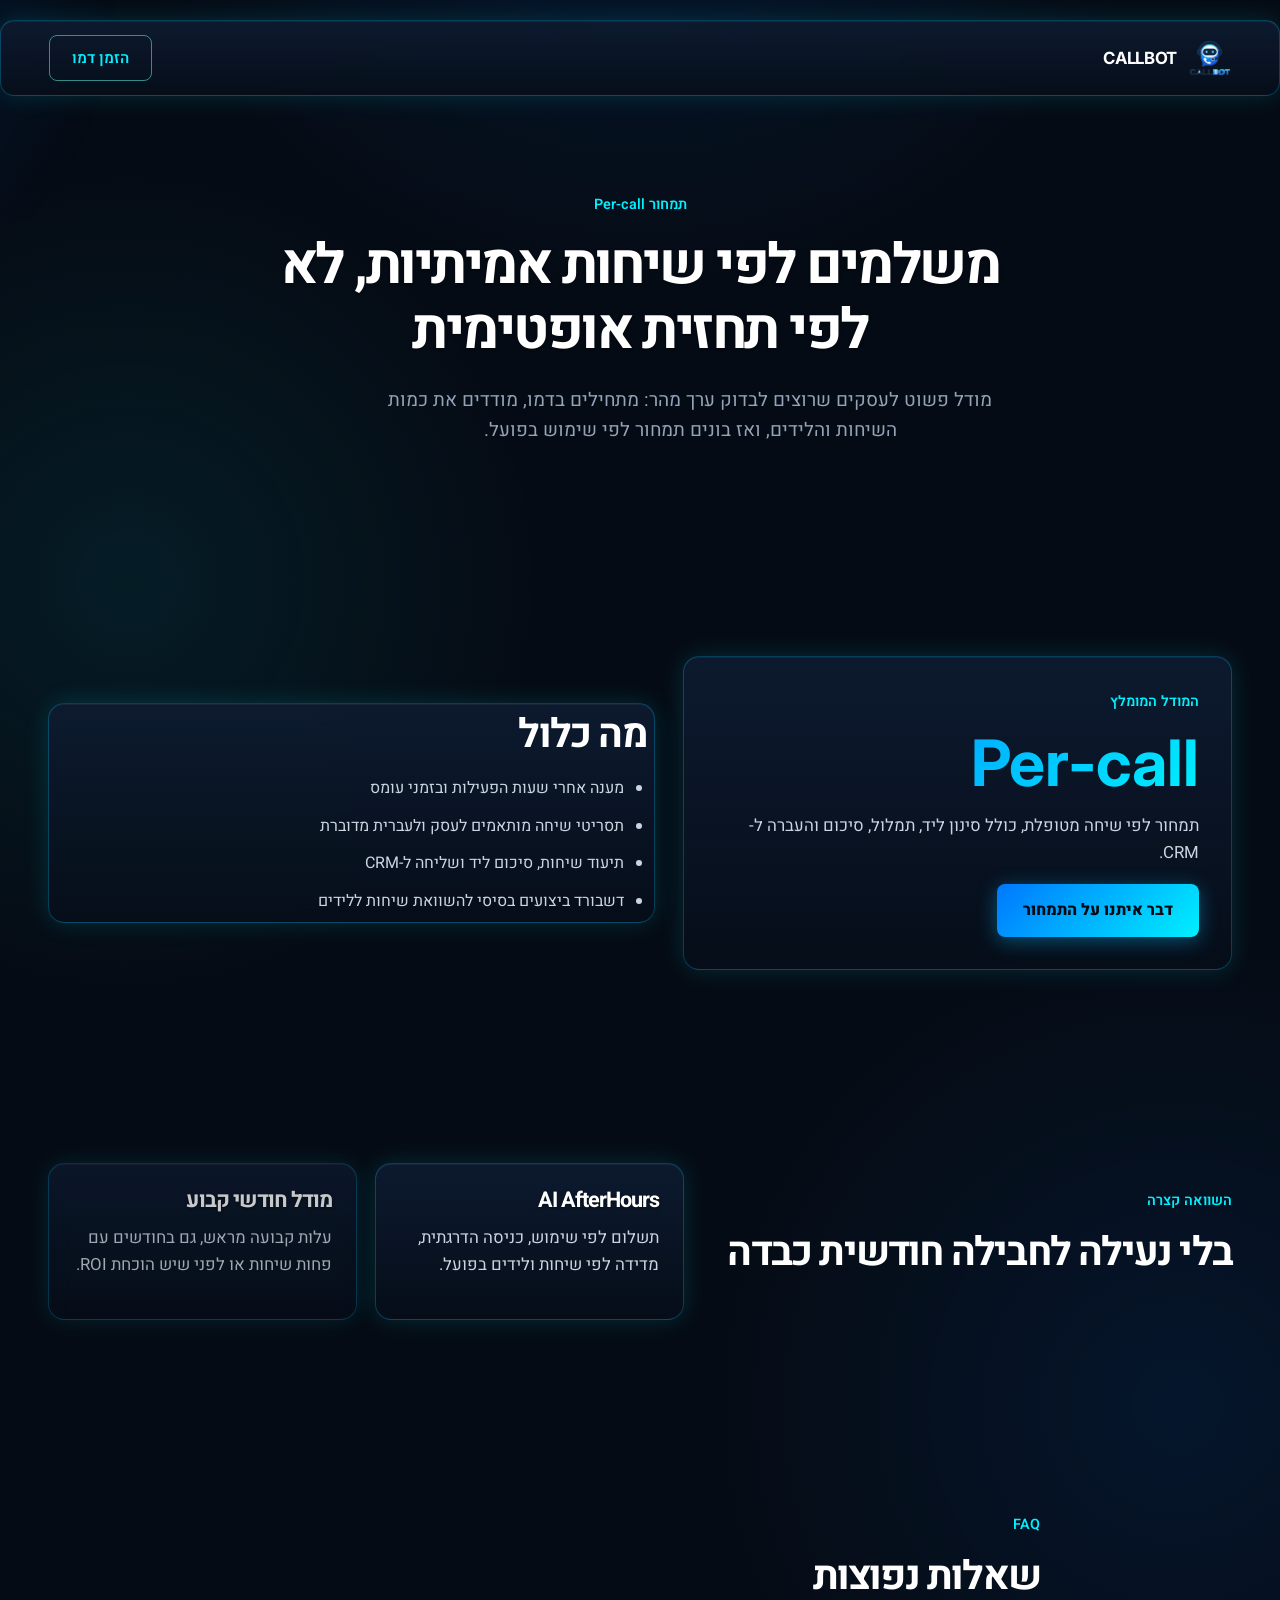
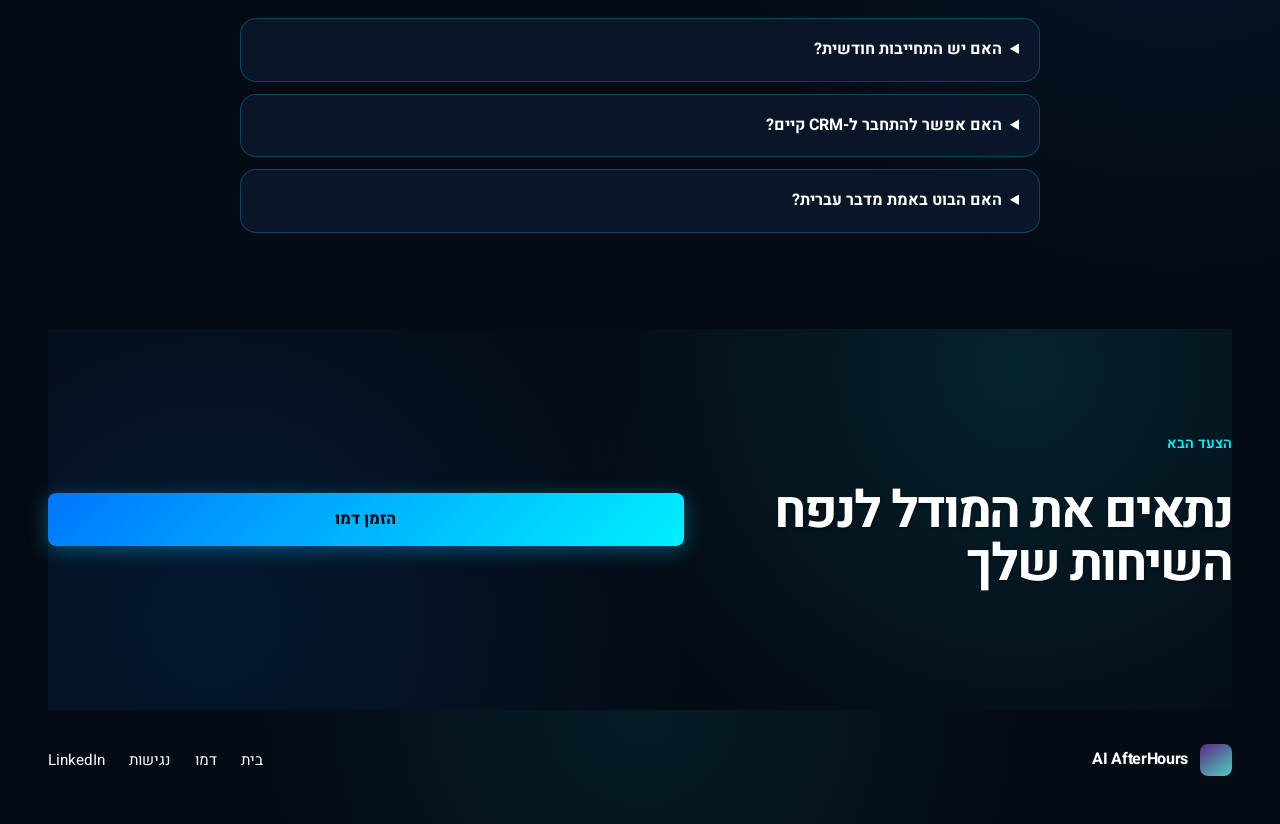
<file: pricing.html>
<!doctype html>
<html lang="he" dir="rtl">
  <head>
    <meta charset="UTF-8" />
    <meta name="viewport" content="width=device-width, initial-scale=1.0, viewport-fit=cover" />
    <meta
      name="description"
      content="תמחור AI AfterHours לפי שיחה, בלי חבילות חודשיות כבדות."
    />
    <title>תמחור | AI AfterHours</title>
    <link rel="preconnect" href="https://fonts.googleapis.com" />
    <link rel="preconnect" href="https://fonts.gstatic.com" crossorigin />
    <link
      href="https://fonts.googleapis.com/css2?family=Heebo:wght@400;500;600;700&family=Inter:wght@400;500;600;700&display=swap"
      rel="stylesheet"
    />
    <link rel="stylesheet" href="./styles.css" />
  </head>
  <body>
    <div class="site-main">
      <header class="nav container">
        <a class="logo" href="./index.html" aria-label="AI AfterHours">
          <img class="logo-image" src="./assets/callbot-logo-transparent.png" alt="CallBot" />
          <span class="logo-text">CALLBOT</span>
        </a>
        <a class="nav-cta" href="./index.html#demo-form">הזמן דמו</a>
      </header>

      <main class="container">
        <section class="section pricing-hero reveal">
          <span class="eyebrow">תמחור Per-call</span>
          <h1>משלמים לפי שיחות אמיתיות, לא לפי תחזית אופטימית</h1>
          <p>
            מודל פשוט לעסקים שרוצים לבדוק ערך מהר: מתחילים בדמו, מודדים את כמות
            השיחות והלידים, ואז בונים תמחור לפי שימוש בפועל.
          </p>
        </section>

        <section class="section pricing-layout">
          <article class="price-card reveal">
            <span class="eyebrow">המודל המומלץ</span>
            <div class="price">Per-call</div>
            <p>תמחור לפי שיחה מטופלת, כולל סינון ליד, תמלול, סיכום והעברה ל-CRM.</p>
            <a class="button button-primary" href="./index.html#demo-form">דבר איתנו על התמחור</a>
          </article>
          <div class="included-list reveal">
            <h2>מה כלול</h2>
            <ul>
              <li>מענה אחרי שעות הפעילות ובזמני עומס</li>
              <li>תסריטי שיחה מותאמים לעסק ולעברית מדוברת</li>
              <li>תיעוד שיחות, סיכום ליד ושליחה ל-CRM</li>
              <li>דשבורד ביצועים בסיסי להשוואת שיחות ללידים</li>
            </ul>
          </div>
        </section>

        <section class="section comparison reveal">
          <div>
            <span class="eyebrow">השוואה קצרה</span>
            <h2>בלי נעילה לחבילה חודשית כבדה</h2>
          </div>
          <div class="comparison-grid">
            <article class="card">
              <h3>AI AfterHours</h3>
              <p>תשלום לפי שימוש, כניסה הדרגתית, מדידה לפי שיחות ולידים בפועל.</p>
            </article>
            <article class="card muted-card">
              <h3>מודל חודשי קבוע</h3>
              <p>עלות קבועה מראש, גם בחודשים עם פחות שיחות או לפני שיש הוכחת ROI.</p>
            </article>
          </div>
        </section>

        <section class="section faq reveal">
          <span class="eyebrow">FAQ</span>
          <h2>שאלות נפוצות</h2>
          <details>
            <summary>האם יש התחייבות חודשית?</summary>
            <p>בשלב הדמו בוחנים נפח שימוש, ואז מתאימים הצעה לפי צרכי העסק.</p>
          </details>
          <details>
            <summary>האם אפשר להתחבר ל-CRM קיים?</summary>
            <p>כן. החיבור הסופי תלוי במערכת הקיימת ובאופן שבו הלידים מנוהלים היום.</p>
          </details>
          <details>
            <summary>האם הבוט באמת מדבר עברית?</summary>
            <p>כן, כולל ניסוחים טבעיים. מומלץ לקבל מהלקוח נכס אודיו אמיתי לדמו.</p>
          </details>
        </section>

        <section class="section final-cta reveal">
          <div>
            <span class="eyebrow">הצעד הבא</span>
            <h2>נתאים את המודל לנפח השיחות שלך</h2>
          </div>
          <a class="button button-primary" href="./index.html#demo-form">הזמן דמו</a>
        </section>
      </main>

      <footer class="footer">
        <div class="container footer-inner">
          <a class="logo" href="./index.html">
            <span class="logo-mark"></span>
            <span>AI AfterHours</span>
          </a>
          <div class="footer-links">
            <a href="./index.html">בית</a>
            <a href="./index.html#demo-form">דמו</a>
            <a href="#">נגישות</a>
            <a href="#">LinkedIn</a>
          </div>
        </div>
      </footer>
    </div>
    <script src="./script.js"></script>
  </body>
</html>
</file>
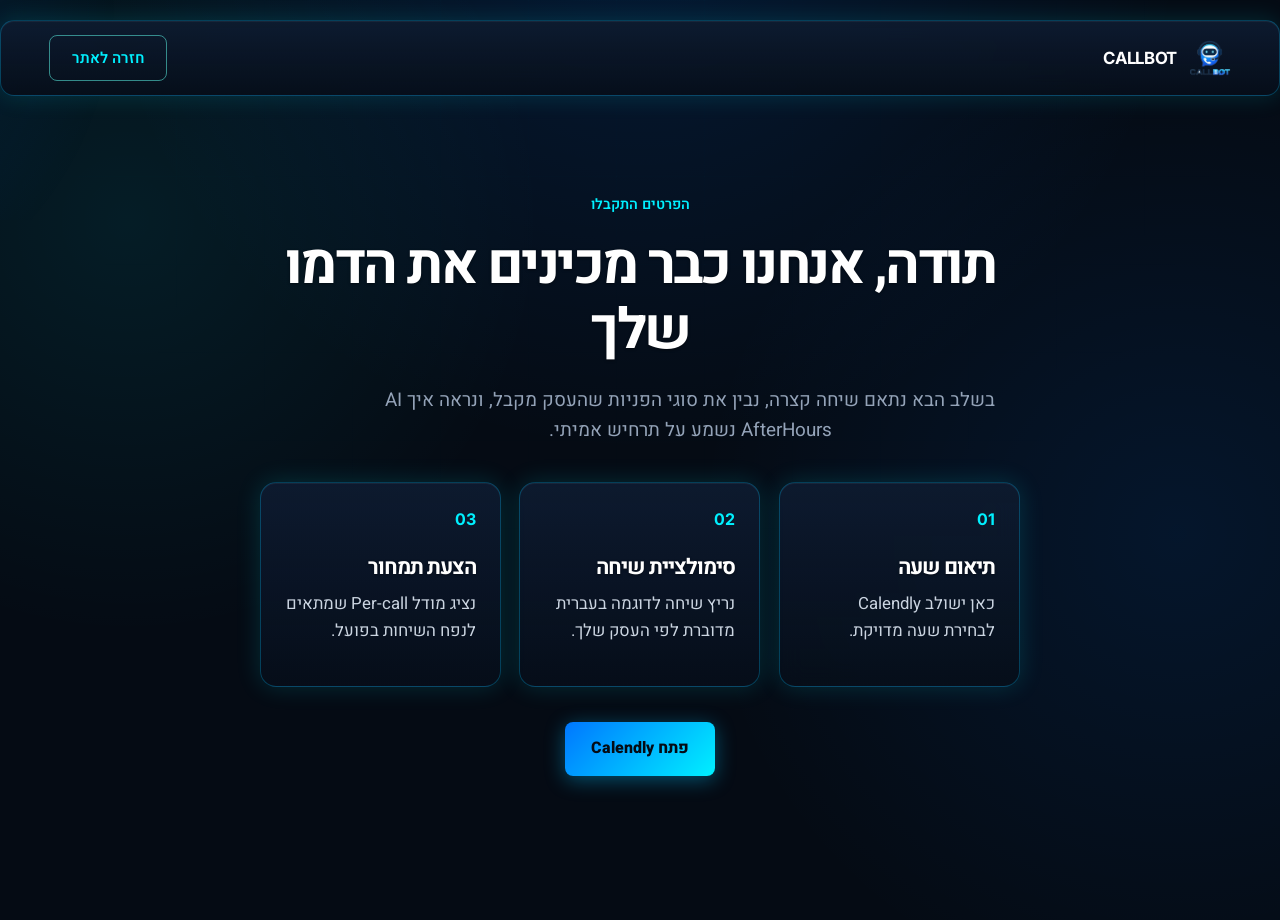
<file: thanks.html>
<!doctype html>
<html lang="he" dir="rtl">
  <head>
    <meta charset="UTF-8" />
    <meta name="viewport" content="width=device-width, initial-scale=1.0, viewport-fit=cover" />
    <meta name="description" content="תודה שפנית ל-AI AfterHours." />
    <title>תודה | AI AfterHours</title>
    <link rel="preconnect" href="https://fonts.googleapis.com" />
    <link rel="preconnect" href="https://fonts.gstatic.com" crossorigin />
    <link
      href="https://fonts.googleapis.com/css2?family=Heebo:wght@400;500;600;700&family=Inter:wght@400;500;600;700&display=swap"
      rel="stylesheet"
    />
    <link rel="stylesheet" href="./styles.css" />
  </head>
  <body>
    <div class="site-main compact-shell">
      <header class="nav container">
        <a class="logo" href="./index.html" aria-label="AI AfterHours">
          <img class="logo-image" src="./assets/callbot-logo-transparent.png" alt="CallBot" />
          <span class="logo-text">CALLBOT</span>
        </a>
        <a class="nav-cta" href="./index.html">חזרה לאתר</a>
      </header>

      <main class="container">
        <section class="section thank-you reveal">
          <span class="eyebrow">הפרטים התקבלו</span>
          <h1>תודה, אנחנו כבר מכינים את הדמו שלך</h1>
          <p>
            בשלב הבא נתאם שיחה קצרה, נבין את סוגי הפניות שהעסק מקבל, ונראה איך
            AI AfterHours נשמע על תרחיש אמיתי.
          </p>
          <div class="next-steps">
            <article class="card">
              <span class="step-number">01</span>
              <h3>תיאום שעה</h3>
              <p>כאן ישולב Calendly לבחירת שעה מדויקת.</p>
            </article>
            <article class="card">
              <span class="step-number">02</span>
              <h3>סימולציית שיחה</h3>
              <p>נריץ שיחה לדוגמה בעברית מדוברת לפי העסק שלך.</p>
            </article>
            <article class="card">
              <span class="step-number">03</span>
              <h3>הצעת תמחור</h3>
              <p>נציג מודל Per-call שמתאים לנפח השיחות בפועל.</p>
            </article>
          </div>
          <a class="button button-primary" href="#">פתח Calendly</a>
        </section>
      </main>
    </div>
    <script src="./script.js"></script>
  </body>
</html>
</file>
<file: styles.css>
:root {
  --primary: #5b2c82;
  --accent: #4ecdc4;
  --bg: #1a1a2e;
  --panel: #252538;
  --panel-soft: rgba(37, 37, 56, 0.72);
  --border: rgba(245, 245, 247, 0.1);
  --text: #f5f5f7;
  --muted: #9b9bb0;
  --error: #ff6b6b;
  --gradient: linear-gradient(135deg, var(--primary) 0%, var(--accent) 100%);
  color-scheme: dark;
}

* {
  box-sizing: border-box;
}

html {
  scroll-behavior: smooth;
  overflow-x: hidden;
  width: 100%;
  max-width: 100%;
  -webkit-text-size-adjust: 100%;
  text-size-adjust: 100%;
}

body {
  margin: 0;
  min-width: 320px;
  width: 100%;
  max-width: 100%;
  overflow-x: hidden;
  padding-inline: env(safe-area-inset-left) env(safe-area-inset-right);
  background:
    radial-gradient(circle at 78% 8%, rgba(78, 205, 196, 0.14), transparent 28rem),
    radial-gradient(circle at 18% 42%, rgba(91, 44, 130, 0.1), transparent 32rem),
    #f7f8fb;
  color: var(--text);
  font-family: "Heebo", "Inter", system-ui, -apple-system, BlinkMacSystemFont, sans-serif;
  line-height: 1.6;
}

a {
  color: inherit;
  text-decoration: none;
}

input,
button {
  font: inherit;
}

.site-main {
  width: 100%;
  max-width: 100%;
  margin: 0;
}

.container {
  width: 100%;
  max-width: none;
  margin-inline: auto;
  padding-inline: clamp(20px, 4vw, 48px);
}

.site-shell,
.container {
  box-sizing: border-box;
}

.compact-shell {
  min-height: 100vh;
}

.nav {
  position: sticky;
  top: 20px;
  z-index: 10;
  display: flex;
  align-items: center;
  justify-content: space-between;
  gap: 16px;
  margin-block-start: 20px;
  padding: 14px 22px;
  background: #0a0b14;
  border: 1px solid rgba(78, 205, 196, 0.18);
  border-radius: 14px;
  box-shadow: 0 8px 32px rgba(0, 0, 0, 0.28);
}

.logo {
  display: inline-flex;
  align-items: center;
  gap: 12px;
  font-weight: 700;
  letter-spacing: -0.02em;
}

.logo-mark {
  flex-shrink: 0;
  width: 32px;
  height: 32px;
  border-radius: 8px;
  background: linear-gradient(145deg, #5b2c82 0%, #4ecdc4 100%);
}

.logo-image {
  width: 42px;
  height: 42px;
  border-radius: 10px;
  object-fit: contain;
  object-position: center;
  background: transparent;
  box-shadow: none;
}

.footer .logo-image {
  width: 46px;
  height: 46px;
  border-radius: 0;
  filter: drop-shadow(0 0 18px rgba(0, 240, 255, 0.18));
}

.logo-text {
  font-family: "Inter", "Heebo", sans-serif;
  font-size: 1.05rem;
  font-weight: 700;
  color: var(--text);
}

.nav-cta {
  display: inline-flex;
  align-items: center;
  justify-content: center;
  padding: 10px 22px;
  border: 1px solid rgba(78, 205, 196, 0.65);
  border-radius: 8px;
  background: transparent;
  color: var(--accent);
  font-size: 0.95rem;
  font-weight: 600;
  white-space: nowrap;
  transition:
    transform 150ms ease,
    background 150ms ease,
    border-color 150ms ease;
}

.nav-cta:hover {
  transform: scale(1.02);
  border-color: var(--accent);
  background: rgba(78, 205, 196, 0.08);
}

.nav-cta:active {
  transform: scale(0.98);
}

.footer-links {
  display: flex;
  align-items: center;
  gap: 24px;
  color: var(--muted);
  font-size: 0.95rem;
}

.footer-links a {
  position: relative;
}

.footer-links a:hover {
  color: var(--accent);
}

.section {
  position: relative;
  padding-block: 96px;
}

.hero {
  position: relative;
  z-index: 1;
  display: block;
  overflow: hidden;
  width: 100%;
  max-width: 100%;
  margin-inline: 0;
  padding-inline: 0;
  padding-block: 28px 48px;
  min-height: auto;
  background:
    radial-gradient(circle at 74% 22%, rgba(78, 205, 196, 0.18), transparent 28rem),
    radial-gradient(circle at 18% 44%, rgba(91, 44, 130, 0.12), transparent 34rem),
    #f7f8fb;
  isolation: isolate;
}

.hero-inner {
  position: relative;
  z-index: 1;
  width: 100%;
}

.hero-card {
  position: relative;
  overflow: hidden;
  min-height: min(760px, calc(100dvh - 56px));
  padding: 28px 0 48px;
  background: transparent;
  color: #080c2d;
}

.hero-card-shape {
  position: absolute;
  inset-block: -10% -12%;
  inset-inline-end: -8%;
  width: 56%;
  background:
    radial-gradient(circle at 30% 12%, rgba(78, 205, 196, 0.28), transparent 22rem),
    linear-gradient(145deg, #5b2c82 0%, #2563eb 58%, #4ecdc4 100%);
  border-start-start-radius: 62% 34%;
  border-end-start-radius: 44% 58%;
  transform: skewX(-8deg);
  opacity: 0.92;
}

.hero-card-nav {
  position: relative;
  z-index: 2;
  display: flex;
  align-items: center;
  justify-content: space-between;
  gap: 14px;
  max-width: 1440px;
  margin-inline: auto;
}

.nav-toggle {
  display: none;
  flex-direction: column;
  justify-content: center;
  gap: 5px;
  width: 44px;
  height: 44px;
  padding: 10px;
  border: 1px solid rgba(8, 12, 45, 0.1);
  border-radius: 12px;
  background: rgba(255, 255, 255, 0.92);
  cursor: pointer;
  box-shadow: 0 8px 20px rgba(8, 12, 45, 0.08);
}

.nav-toggle span {
  display: block;
  width: 100%;
  height: 2px;
  border-radius: 99px;
  background: #080c2d;
  transition: transform 180ms ease, opacity 180ms ease;
}

.nav-toggle[aria-expanded="true"] span:nth-child(1) {
  transform: translateY(7px) rotate(45deg);
}

.nav-toggle[aria-expanded="true"] span:nth-child(2) {
  opacity: 0;
}

.nav-toggle[aria-expanded="true"] span:nth-child(3) {
  transform: translateY(-7px) rotate(-45deg);
}

.hero-card-logo {
  display: inline-flex;
  flex-shrink: 0;
  align-items: center;
}

.hero-card-logo img {
  width: 48px;
  height: 48px;
  object-fit: contain;
  filter: drop-shadow(0 10px 22px rgba(37, 84, 184, 0.22));
}

.hero-card-links {
  display: flex;
  flex: 1;
  flex-wrap: wrap;
  align-items: center;
  justify-content: flex-end;
  gap: 14px 18px;
  padding: 10px 14px;
  border-radius: 18px;
  background: linear-gradient(135deg, rgba(37, 84, 184, 0.92), rgba(78, 205, 196, 0.72));
  color: #fff;
  font-size: 0.88rem;
  font-weight: 800;
  line-height: 1.1;
  box-shadow: 0 12px 28px rgba(37, 84, 184, 0.18);
}

.hero-card-links a {
  color: #fff;
  white-space: nowrap;
}

.hero-card-links a:hover {
  opacity: 0.88;
}

.hero-card-mini-cta {
  padding: 8px 18px;
  border-radius: 999px;
  background: #2554b8;
  color: #fff;
  box-shadow: 0 12px 28px rgba(37, 84, 184, 0.22);
}

.hero-card-body {
  position: relative;
  z-index: 2;
  display: grid;
  grid-template-columns: minmax(0, 0.92fr) minmax(330px, 1.08fr);
  gap: 42px;
  align-items: center;
  max-width: 1440px;
  margin-inline: auto;
  min-height: min(620px, calc(100dvh - 170px));
}

.hero-content {
  display: flex;
  flex-direction: column;
  align-items: flex-start;
  margin-inline: auto;
  text-align: start;
}

.hero-badge {
  display: inline-flex;
  align-items: center;
  gap: 10px;
  margin-block-end: 28px;
  padding: 6px 16px 6px 6px;
  border: none;
  border-radius: 999px;
  background: rgba(8, 12, 45, 0.04);
  color: rgba(8, 12, 45, 0.74);
  font-size: 0.88rem;
  font-weight: 500;
}

.badge-tag {
  padding: 4px 10px;
  border-radius: 999px;
  background: linear-gradient(135deg, #3b82f6 0%, #2563eb 100%);
  color: #fff;
  font-size: 0.72rem;
  font-weight: 700;
  letter-spacing: 0.04em;
}

.hero h1 {
  max-width: 570px;
  margin-block-end: 24px;
  color: #080c2d;
  font-size: clamp(3.1rem, 6.4vw, 5.8rem);
  line-height: 1.08;
}

.hero-subtitle {
  max-width: 560px;
  margin-block: 0 36px;
  color: rgba(8, 12, 45, 0.68);
  font-size: clamp(1rem, 2.4vw, 1.22rem);
  line-height: 1.55;
}

.hero-lead-form label {
  margin: 0;
  font-weight: 500;
}

.hero-lead-form input {
  min-height: 52px;
  padding: 14px 16px;
  border: 1px solid rgba(8, 12, 45, 0.12);
  border-radius: 999px;
  background: rgba(255, 255, 255, 0.92);
  color: #080c2d;
  font-size: 16px;
  box-shadow: 0 8px 24px rgba(8, 12, 45, 0.06);
}

.hero-lead-form input:focus {
  border-color: rgba(37, 84, 184, 0.45);
  box-shadow: 0 0 0 4px rgba(37, 84, 184, 0.1);
}

.hero-cta {
  min-height: 52px;
  padding: 14px 30px;
  border: none;
  border-radius: 999px;
  background: #2554b8;
  box-shadow: 0 18px 42px rgba(37, 84, 184, 0.24);
  color: #fff;
  font-size: 1rem;
  font-weight: 800;
  white-space: nowrap;
}

.sr-only {
  position: absolute;
  width: 1px;
  height: 1px;
  padding: 0;
  margin: -1px;
  overflow: hidden;
  clip: rect(0, 0, 0, 0);
  white-space: nowrap;
  border: 0;
}

.hero-cta:hover {
  border-color: rgba(37, 84, 184, 0.26);
  background: #1d469e;
  filter: none;
}

.hero-visual {
  position: relative;
  display: grid;
  min-height: 440px;
  place-items: center;
}

.hero-robot-wrap {
  position: relative;
  z-index: 2;
  display: grid;
  width: min(100%, 520px);
  min-height: 520px;
  place-items: center;
}

.hero-robot-wrap::before {
  position: absolute;
  inset: 10% 4% 12%;
  border-radius: 999px;
  background:
    radial-gradient(circle at 46% 42%, rgba(0, 240, 255, 0.22), transparent 36%),
    radial-gradient(circle, rgba(0, 119, 255, 0.2), transparent 64%);
  filter: blur(34px);
  opacity: 0.9;
  content: "";
  pointer-events: none;
}

.hero-robot-wrap::after {
  position: absolute;
  inset-block-end: 8%;
  width: 72%;
  height: 42px;
  border-radius: 999px;
  background: rgba(8, 12, 45, 0.1);
  filter: blur(18px);
  content: "";
  pointer-events: none;
}

.hero-robot-image {
  position: relative;
  z-index: 2;
  width: min(88%, 390px);
  height: auto;
  object-fit: contain;
  background: transparent;
  border: none;
  padding: 0;
  box-shadow: none;
  display: block;
  image-rendering: -webkit-optimize-contrast;
  image-rendering: crisp-edges;
  filter: drop-shadow(0 10px 20px rgba(0, 0, 0, 0.4));
}

.phone-card {
  position: absolute;
  display: flex;
  flex-direction: column;
  justify-content: space-between;
  width: 168px;
  height: 330px;
  padding: 34px 18px 22px;
  border: 3px solid rgba(255, 255, 255, 0.9);
  border-radius: 30px;
  background:
    linear-gradient(180deg, rgba(10, 16, 34, 0.38), rgba(7, 11, 26, 0.92)),
    radial-gradient(circle at 50% 85%, rgba(78, 205, 196, 0.22), transparent 42%),
    #071022;
  box-shadow:
    0 30px 52px rgba(0, 0, 0, 0.28),
    inset 0 1px 0 rgba(255, 255, 255, 0.1);
  color: #fff;
}

.phone-card::before {
  position: absolute;
  top: 10px;
  left: 50%;
  width: 64px;
  height: 14px;
  border-radius: 99px;
  background: #050815;
  transform: translateX(-50%);
  content: "";
}

.phone-card span {
  color: rgba(255, 255, 255, 0.72);
  font-family: "Inter", "Heebo", sans-serif;
  font-size: 0.72rem;
  font-weight: 900;
  letter-spacing: -0.02em;
}

.phone-card strong {
  display: block;
  margin-block: 10px;
  color: #fff;
  font-size: 1.28rem;
  line-height: 1.05;
}

.phone-card p {
  margin: 0;
  color: rgba(255, 255, 255, 0.66);
  font-size: 0.82rem;
  line-height: 1.35;
}

.phone-card-main {
  z-index: 3;
  width: 188px;
  height: 366px;
}

.phone-card-back {
  z-index: 2;
  transform: translateX(104px) rotate(7deg) scale(0.9);
}

.phone-card-front {
  z-index: 1;
  transform: translateX(-118px) rotate(-8deg) scale(0.86);
}

.phone-wave {
  display: flex;
  align-items: center;
  gap: 6px;
  margin-block-start: 16px;
}

.phone-wave i {
  display: block;
  width: 18px;
  height: 38px;
  border-radius: 99px;
  background: linear-gradient(180deg, #4ecdc4, #5b2c82);
}

.phone-wave i:nth-child(2) {
  height: 58px;
}

.phone-wave i:nth-child(3) {
  height: 28px;
}

.hero-copy,
.pricing-hero,
.thank-you {
  max-width: 760px;
}

.eyebrow {
  display: inline-flex;
  align-items: center;
  gap: 8px;
  margin-block-end: 18px;
  color: var(--accent);
  font-size: 0.9rem;
  font-weight: 600;
}

.eyebrow::before {
  display: none;
}

h1,
h2,
h3,
p {
  margin-block-start: 0;
}

h1,
h2,
h3 {
  letter-spacing: -0.045em;
  line-height: 1.15;
}

h1 {
  margin-block-end: 22px;
  font-size: clamp(2.25rem, 6vw, 3.5rem);
}

h1 span,
.price {
  background: var(--gradient);
  -webkit-background-clip: text;
  background-clip: text;
  color: transparent;
}

h2 {
  margin-block-end: 18px;
  font-size: clamp(1.75rem, 4vw, 2.5rem);
}

h3 {
  margin-block-end: 12px;
  font-size: 1.35rem;
}

p {
  color: var(--muted);
  font-size: 1.05rem;
}

.hero-copy > p,
.pricing-hero > p,
.thank-you > p {
  max-width: 660px;
  font-size: clamp(1rem, 2vw, 1.18rem);
}

.hero-actions {
  display: flex;
  flex-wrap: wrap;
  gap: 14px;
  margin-block: 32px;
}

.button {
  display: inline-flex;
  align-items: center;
  justify-content: center;
  min-height: 48px;
  padding: 14px 26px;
  border: none;
  border-radius: 8px;
  font-weight: 700;
  cursor: pointer;
  transition:
    transform 150ms ease,
    filter 150ms ease,
    background 150ms ease,
    border-color 150ms ease;
}

.button:hover {
  transform: translateY(-1px) scale(1.02);
}

.button:active {
  transform: scale(0.98);
}

.button-primary {
  background: var(--gradient);
  color: #fff;
  box-shadow: 0 18px 48px rgba(78, 205, 196, 0.16);
}

.button-primary:hover {
  filter: brightness(1.08);
}

.button-secondary {
  border-color: rgba(78, 205, 196, 0.55);
  color: var(--accent);
  background: rgba(78, 205, 196, 0.03);
}

.button-secondary:hover {
  background: rgba(78, 205, 196, 0.1);
}

.call-card,
.card,
.price-card,
.lead-form,
details {
  border: 1px solid var(--border);
  background: var(--panel-soft);
  border-radius: 16px;
}

.call-card {
  position: relative;
  overflow: hidden;
  padding: 24px;
  box-shadow: 0 28px 90px rgba(0, 0, 0, 0.28);
}

.call-card::before {
  position: absolute;
  inset: 0;
  background: radial-gradient(circle at 20% 0%, rgba(78, 205, 196, 0.16), transparent 16rem);
  pointer-events: none;
  content: "";
}

.call-header,
.caller {
  position: relative;
  display: flex;
  align-items: center;
  justify-content: space-between;
  gap: 16px;
}

.call-header {
  color: var(--muted);
  font-size: 0.92rem;
}

.call-header div,
.caller {
  display: flex;
  align-items: center;
}

.status-dot {
  display: inline-block;
  width: 9px;
  height: 9px;
  margin-inline-end: 8px;
  border-radius: 50%;
  background: var(--accent);
  box-shadow: 0 0 0 7px rgba(78, 205, 196, 0.1);
}

.caller {
  justify-content: flex-start;
  margin-block: 26px;
}

.avatar {
  display: grid;
  width: 46px;
  height: 46px;
  margin-inline-end: 12px;
  place-items: center;
  border-radius: 14px;
  background: rgba(78, 205, 196, 0.12);
  color: var(--accent);
  font-weight: 700;
}

.caller span {
  display: block;
  color: var(--muted);
  font-size: 0.92rem;
}

.waveform {
  position: relative;
  display: flex;
  align-items: center;
  gap: 7px;
  height: 90px;
  margin-block-end: 24px;
  padding: 18px;
  border-radius: 14px;
  background: rgba(26, 26, 46, 0.62);
}

.waveform span {
  width: 100%;
  min-width: 10px;
  height: 26px;
  border-radius: 99px;
  background: var(--gradient);
  animation: pulse-wave 1.15s ease-in-out infinite;
}

.waveform span:nth-child(2n) {
  animation-delay: 100ms;
}

.waveform span:nth-child(3n) {
  animation-delay: 220ms;
}

.transcript {
  position: relative;
}

.transcript p {
  margin-block-end: 10px;
  padding: 12px 14px;
  border: 1px solid rgba(245, 245, 247, 0.08);
  border-radius: 12px;
  background: rgba(26, 26, 46, 0.54);
  font-size: 0.96rem;
}

.transcript strong {
  color: var(--text);
}

.typing {
  min-height: 54px;
  color: var(--accent);
}

.pillars-section {
  position: relative;
  left: 50%;
  right: 50%;
  width: 100vw;
  margin-right: -50vw;
  margin-left: -50vw;
  overflow: hidden;
  background: #000;
  color: #fff;
  direction: rtl;
  isolation: isolate;
}

.pillars-section::before {
  position: absolute;
  inset: 0;
  z-index: -1;
  background:
    radial-gradient(circle at 50% 50%, rgba(78, 205, 196, 0.11), transparent 26rem),
    radial-gradient(circle at 44% 54%, rgba(91, 44, 130, 0.12), transparent 32rem);
  filter: blur(6px);
  content: "";
}

.pillars-sticky {
  position: relative;
  min-height: 100vh;
  width: min(100% - 32px, 1200px);
  margin-inline: auto;
}

.pillars-center {
  position: absolute;
  top: 50%;
  left: 50%;
  z-index: 5;
  width: min(92vw, 620px);
  text-align: center;
  transform: translate(-50%, -50%);
}

.pillars-center::before {
  position: absolute;
  inset: -90px -70px;
  z-index: -1;
  border-radius: 999px;
  background: radial-gradient(circle, rgba(78, 205, 196, 0.13), transparent 68%);
  filter: blur(34px);
  content: "";
}

.pillars-eyebrow {
  display: inline-block;
  margin-block-end: 16px;
  color: #7dd3fc;
  font-family: "Inter", "Heebo", sans-serif;
  font-size: 0.72rem;
  font-weight: 800;
  letter-spacing: 0.22em;
  text-transform: uppercase;
}

.pillars-center h2 {
  margin-block-end: 16px;
  color: #fff;
  font-size: clamp(1.75rem, 4.1vw, 3.25rem);
  line-height: 1.08;
}

.pillars-center h2 span {
  background: linear-gradient(135deg, #4ecdc4 0%, #5b2c82 48%, #3b82f6 100%);
  -webkit-background-clip: text;
  background-clip: text;
  color: transparent;
}

.pillars-center p {
  max-width: 520px;
  margin-inline: auto;
  color: rgba(255, 255, 255, 0.5);
  font-size: 0.98rem;
}

.pillar {
  position: absolute;
  z-index: 3;
  width: min(36vw, 360px);
  min-height: 210px;
  opacity: 0;
  transform: translate3d(0, 28px, 0);
}

.pillar-number {
  position: absolute;
  inset-block-start: 50%;
  inset-inline-start: 50%;
  color: rgba(255, 255, 255, 0.055);
  font-family: "Inter", "Heebo", sans-serif;
  font-size: clamp(11rem, 22vw, 22.5rem);
  font-style: normal;
  font-weight: 900;
  letter-spacing: -0.12em;
  line-height: 0.78;
  transform: translate(-50%, -50%);
  user-select: none;
}

.pillar-label {
  position: absolute;
  inset: 0;
  display: grid;
  place-content: center;
  text-align: center;
}

.pillar-label span {
  display: block;
  margin-block-end: 12px;
  color: rgba(255, 255, 255, 0.42);
  font-family: "Inter", "Heebo", sans-serif;
  font-size: 0.68rem;
  font-weight: 800;
  letter-spacing: 0.18em;
  text-transform: uppercase;
}

.pillar-label strong {
  display: block;
  color: #fff;
  font-size: clamp(3rem, 6vw, 6rem);
  font-weight: 900;
  letter-spacing: -0.07em;
  line-height: 0.9;
}

.pillar-01 {
  top: 6%;
  left: 50%;
  translate: -50% 0;
}

.pillar-02 {
  top: 32%;
  left: 4%;
}

.pillar-03 {
  top: 32%;
  right: 4%;
}

.pillar-03 .pillar-number,
.pillar-03 .pillar-label strong {
  font-style: italic;
}

.pillar-04 {
  bottom: 4%;
  left: 11%;
}

.pillar-05 {
  right: 8%;
  bottom: 4%;
}

.pillar-05 .pillar-number {
  font-style: italic;
}

.pillar-05 .pillar-label strong {
  color: transparent;
  -webkit-text-stroke: 1px rgba(255, 255, 255, 0.9);
  text-stroke: 1px rgba(255, 255, 255, 0.9);
}

.scroll-hint {
  position: absolute;
  left: 50%;
  bottom: 28px;
  z-index: 6;
  display: grid;
  justify-items: center;
  gap: 10px;
  color: rgba(255, 255, 255, 0.48);
  font-size: 0.85rem;
  transform: translateX(-50%);
}

.scroll-arrow {
  display: grid;
  width: 40px;
  height: 40px;
  place-items: center;
  border: 1px solid rgba(255, 255, 255, 0.12);
  border-radius: 50%;
  background: rgba(255, 255, 255, 0.04);
  color: #fff;
  animation: scroll-arrow-bounce 1.6s ease-in-out infinite;
}

.roadmap-section {
  position: relative;
  z-index: 20;
  width: 100%;
  margin-inline: 0;
  margin-block: 0;
  overflow: visible;
  background: #f7f8fb;
  isolation: isolate;
}

.roadmap-section::after {
  position: absolute;
  inset: 0;
  z-index: 0;
  background: #f7f8fb;
  content: "";
  pointer-events: none;
}

.roadmap-section::before {
  position: absolute;
  inset: 0;
  z-index: -2;
  background:
    radial-gradient(circle at 50% 18%, rgba(78, 205, 196, 0.16), transparent 32rem),
    radial-gradient(circle at 20% 70%, rgba(91, 44, 130, 0.12), transparent 26rem),
    linear-gradient(180deg, rgba(37, 84, 184, 0.04), transparent 32%);
  content: "";
}

.roadmap-section.is-pinned {
  z-index: 100;
  background: #f7f8fb;
}

.roadmap-section.is-pinned .roadmap-sticky {
  background: #f7f8fb;
}

.roadmap-ambient {
  position: absolute;
  z-index: -1;
  border-radius: 999px;
  filter: blur(72px);
  opacity: 0.34;
  pointer-events: none;
}

.roadmap-ambient-one {
  inset-block-start: 18%;
  inset-inline-start: 14%;
  width: 260px;
  height: 260px;
  background: var(--accent);
}

.roadmap-ambient-two {
  inset-block-end: 8%;
  inset-inline-end: 10%;
  width: 340px;
  height: 340px;
  background: rgba(91, 44, 130, 0.78);
}

.roadmap-sticky {
  position: relative;
  z-index: 1;
  display: grid;
  align-content: center;
  min-height: 100vh;
  min-height: 100dvh;
  width: 100%;
  margin-inline: auto;
  padding-inline: 24px;
  padding-block: 92px 112px;
  background: #f7f8fb;
}

.roadmap-copy {
  position: relative;
  z-index: 2;
  max-width: 760px;
  margin-inline: auto;
  text-align: center;
}

.roadmap-copy .eyebrow {
  justify-content: center;
  color: var(--accent);
}

.roadmap-kicker {
  margin-block-end: 12px;
  color: rgba(8, 12, 45, 0.52);
  font-size: 0.95rem;
}

.roadmap-title {
  margin-block-end: 16px;
  color: #080c2d;
  font-family: "Heebo", "Inter", sans-serif;
  font-size: clamp(2.25rem, 6vw, 4.5rem);
  letter-spacing: -0.045em;
  line-height: 0.95;
  text-shadow: 0 18px 70px rgba(78, 205, 196, 0.16);
}

.roadmap-description {
  max-width: 590px;
  margin-inline: auto;
  margin-block-end: 26px;
  color: rgba(8, 12, 45, 0.64);
  font-size: clamp(1rem, 2vw, 1.2rem);
}

.roadmap-link {
  display: inline-flex;
  align-items: center;
  justify-content: center;
  padding: 12px 22px;
  border: 1px solid rgba(78, 205, 196, 0.45);
  border-radius: 10px;
  background: rgba(78, 205, 196, 0.08);
  color: #080c2d;
  font-weight: 700;
  box-shadow: 0 0 42px rgba(78, 205, 196, 0.12);
  transition:
    transform 150ms ease,
    border-color 150ms ease,
    background 150ms ease;
}

.roadmap-link:hover {
  transform: translateY(-1px);
  border-color: rgba(78, 205, 196, 0.78);
  background: rgba(78, 205, 196, 0.14);
}

.roadmap-stage {
  position: relative;
  width: min(100%, 1060px);
  height: 420px;
  margin-block-start: 54px;
  margin-inline: auto;
  padding-inline: 28px;
  box-sizing: border-box;
  overflow: visible;
}

.roadmap-svg {
  position: absolute;
  inset: 0;
  width: 100%;
  height: 100%;
  overflow: visible;
}

.roadmap-svg-mobile {
  display: none;
}

.roadmap-track,
.roadmap-progress {
  fill: none;
  stroke-linecap: round;
  stroke-linejoin: round;
  stroke-width: 34;
}

.roadmap-track {
  stroke: rgba(8, 12, 45, 0.12);
}

.roadmap-svg-desktop .roadmap-progress {
  stroke: url(#roadmapGradientDesktop);
  filter: drop-shadow(0 0 12px rgba(78, 205, 196, 0.85)) drop-shadow(0 0 34px rgba(91, 44, 130, 0.45));
}

.roadmap-svg-mobile .roadmap-progress {
  stroke: url(#roadmapGradientMobile);
  filter: drop-shadow(0 0 12px rgba(78, 205, 196, 0.85)) drop-shadow(0 0 34px rgba(91, 44, 130, 0.45));
}

.roadmap-node {
  position: absolute;
  display: grid;
  width: 74px;
  height: 74px;
  place-items: center;
  border: 1px solid rgba(8, 12, 45, 0.14);
  border-radius: 18px;
  background: rgba(255, 255, 255, 0.7);
  color: rgba(8, 12, 45, 0.54);
  font-family: "Inter", "Heebo", sans-serif;
  font-size: 1rem;
  font-weight: 800;
  box-shadow:
    inset 0 1px 0 rgba(255, 255, 255, 0.72),
    0 18px 54px rgba(8, 12, 45, 0.12);
  backdrop-filter: blur(18px);
  transform: translate(-50%, -50%);
  transition:
    color 260ms ease,
    border-color 260ms ease,
    background 260ms ease,
    box-shadow 260ms ease,
    transform 260ms ease;
}

.roadmap-node::before {
  position: absolute;
  inset: -18px;
  z-index: -1;
  border-radius: 28px;
  background: radial-gradient(circle, rgba(78, 205, 196, 0.42), transparent 66%);
  opacity: 0;
  filter: blur(8px);
  content: "";
  transition: opacity 260ms ease;
}

.roadmap-node.is-active {
  border-color: rgba(78, 205, 196, 0.68);
  background:
    linear-gradient(145deg, rgba(91, 44, 130, 0.48), rgba(78, 205, 196, 0.18)),
    rgba(255, 255, 255, 0.88);
  color: #fff;
  box-shadow:
    inset 0 1px 0 rgba(255, 255, 255, 0.12),
    0 0 0 1px rgba(78, 205, 196, 0.12),
    0 0 34px rgba(78, 205, 196, 0.5),
    0 26px 70px rgba(0, 0, 0, 0.45);
  transform: translate(-50%, -50%) scale(1.08);
  animation: roadmap-node-pulse 1.7s ease-in-out infinite;
}

.roadmap-node.is-active::before {
  opacity: 1;
}

.roadmap-node-1 {
  left: 10.5%;
  top: 73.5%;
}

.roadmap-node-2 {
  left: 43%;
  top: 61%;
}

.roadmap-node-3 {
  left: 73.5%;
  top: 45%;
}

.roadmap-node-4 {
  left: 92.5%;
  top: 27%;
}

.comparison-grid,
.next-steps {
  display: grid;
  grid-template-columns: 1fr;
  gap: 18px;
}

.card {
  padding: 24px;
  transition:
    transform 150ms ease,
    box-shadow 150ms ease,
    border-color 150ms ease;
}

.card:hover {
  transform: translateY(-4px);
  border-color: rgba(78, 205, 196, 0.28);
  box-shadow: 0 20px 54px rgba(0, 0, 0, 0.18);
}

.step-number {
  display: inline-block;
  margin-block-end: 22px;
  color: var(--accent);
  font-family: "Inter", sans-serif;
  font-weight: 700;
}

.pricing-preview,
.final-cta,
.pricing-layout,
.comparison {
  display: grid;
  grid-template-columns: 1fr;
  gap: 28px;
  align-items: center;
}

.pricing-preview {
  padding: 36px 0;
  background: transparent;
  color: #080c2d;
}

.pricing-preview h2,
.final-cta h2,
.pricing-preview-copy h2 {
  color: #080c2d;
}

.pricing-preview-copy {
  max-width: 620px;
}

.pricing-preview p,
.final-cta p,
.pricing-preview-copy p {
  color: rgba(8, 12, 45, 0.64);
}

.pricing-preview-cards {
  display: grid;
  grid-template-columns: 1fr;
  gap: 20px;
}

.pricing-preview-card {
  position: relative;
  overflow: hidden;
  padding: 30px;
  border-radius: 24px;
  background: rgba(255, 255, 255, 0.62);
  box-shadow: 0 18px 48px rgba(8, 12, 45, 0.08);
}

.pricing-preview-card-featured {
  background:
    linear-gradient(145deg, rgba(91, 44, 130, 0.08), rgba(78, 205, 196, 0.1)),
    rgba(255, 255, 255, 0.78);
}

.pricing-preview-card::before {
  position: absolute;
  inset: -40% 20% auto -10%;
  height: 190px;
  background: radial-gradient(circle, rgba(78, 205, 196, 0.2), transparent 68%);
  filter: blur(22px);
  content: "";
}

.pricing-label,
.pricing-preview-card strong,
.pricing-preview-card p,
.pricing-preview-card a {
  position: relative;
}

.pricing-label {
  display: inline-flex;
  margin-block-end: 18px;
  color: var(--accent);
  font-size: 0.9rem;
  font-weight: 700;
}

.pricing-amount {
  display: flex;
  align-items: baseline;
  gap: 8px;
  margin-block-end: 12px;
}

.pricing-preview-card strong {
  display: block;
  background: var(--gradient);
  -webkit-background-clip: text;
  background-clip: text;
  color: transparent;
  font-family: "Inter", "Heebo", sans-serif;
  font-size: clamp(2.4rem, 5vw, 3.4rem);
  line-height: 1;
}

.pricing-period {
  color: rgba(8, 12, 45, 0.56);
  font-size: 1rem;
  font-weight: 600;
}

.pricing-features {
  margin: 0 0 24px;
  padding: 0;
  list-style: none;
}

.pricing-features li {
  position: relative;
  padding-inline-start: 18px;
  color: rgba(8, 12, 45, 0.68);
  font-size: 0.95rem;
}

.pricing-features li + li {
  margin-block-start: 8px;
}

.pricing-features li::before {
  position: absolute;
  inset-inline-start: 0;
  color: var(--accent);
  content: "✓";
  font-weight: 700;
}

.pricing-preview-card p {
  margin-block-end: 24px;
  color: rgba(8, 12, 45, 0.64);
}

.final-cta {
  padding: 36px 0;
  background: transparent;
  color: #080c2d;
}

.lead-form {
  display: grid;
  gap: 16px;
  padding: 22px;
  border: none;
  background: rgba(255, 255, 255, 0.72);
  box-shadow: 0 18px 48px rgba(8, 12, 45, 0.08);
}

.hero-lead-form.lead-form {
  grid-template-columns: 1fr 1fr auto;
  gap: 10px;
  width: 100%;
  max-width: 560px;
  padding: 0;
  border: none;
  background: transparent;
  box-shadow: none;
}

.final-cta label {
  color: #080c2d;
}

.final-cta input {
  border-color: rgba(8, 12, 45, 0.16);
  background: #fff;
  color: #080c2d;
}

.final-cta .field-note {
  color: rgba(8, 12, 45, 0.52);
}

label {
  display: grid;
  gap: 8px;
  color: var(--text);
  font-weight: 600;
}

input {
  width: 100%;
  padding: 14px 15px;
  border: 1px solid #3a3a50;
  border-radius: 8px;
  outline: none;
  background: var(--panel);
  color: var(--text);
  font-size: 16px;
  transition:
    border-color 150ms ease,
    box-shadow 150ms ease;
}

input:focus {
  border-color: var(--accent);
  box-shadow: 0 0 0 4px rgba(78, 205, 196, 0.12);
}

.field-note {
  color: var(--muted);
  font-size: 0.86rem;
  font-weight: 400;
}

.pricing-preview-inner,
.final-cta-inner {
  display: grid;
  grid-template-columns: 1fr;
  gap: 28px;
  align-items: center;
  max-width: 1280px;
  margin-inline: auto;
}

.footer {
  width: 100%;
  padding-block: 34px 48px;
  color: #080c2d;
}

.footer-inner {
  display: flex;
  flex-wrap: wrap;
  align-items: center;
  justify-content: space-between;
  gap: 24px;
  max-width: 1280px;
  margin-inline: auto;
}

.pricing-hero,
.thank-you {
  margin-inline: auto;
  text-align: center;
  color: #080c2d;
}

.pricing-hero h1,
.thank-you h1,
.pricing-hero h2,
.thank-you h2 {
  color: #080c2d;
}

.pricing-hero p,
.thank-you p {
  color: rgba(8, 12, 45, 0.64);
}

.pricing-hero .eyebrow,
.thank-you .eyebrow {
  justify-content: center;
}

.price-card {
  padding: 32px;
}

.price {
  margin-block-end: 18px;
  font-family: "Inter", sans-serif;
  font-size: clamp(2.5rem, 8vw, 4rem);
  font-weight: 700;
  line-height: 1;
}

.included-list {
  padding: 8px;
}

ul {
  display: grid;
  gap: 12px;
  margin: 0;
  padding-inline-start: 22px;
  color: var(--muted);
}

.muted-card {
  opacity: 0.78;
}

.faq {
  max-width: 800px;
  margin-inline: auto;
}

details {
  margin-block-start: 12px;
  padding: 18px 20px;
}

summary {
  cursor: pointer;
  color: var(--text);
  font-weight: 700;
}

details p {
  margin-block: 12px 0;
}

.thank-you {
  min-height: calc(100vh - 140px);
}

.next-steps {
  margin-block: 36px;
  text-align: start;
}

.glow {
  position: absolute;
  z-index: -1;
  width: 280px;
  height: 280px;
  border-radius: 999px;
  filter: blur(72px);
  opacity: 0.35;
}

.glow-primary {
  inset-block-start: 16%;
  inset-inline-end: 12%;
  background: var(--primary);
}

.reveal {
  opacity: 0;
  transform: translateY(20px);
  transition:
    opacity 520ms ease,
    transform 520ms ease;
}

.reveal.visible {
  opacity: 1;
  transform: translateY(0);
}

@keyframes pulse-wave {
  0%,
  100% {
    transform: scaleY(0.35);
  }
  50% {
    transform: scaleY(1.65);
  }
}

@keyframes roadmap-node-pulse {
  0%,
  100% {
    box-shadow:
      inset 0 1px 0 rgba(255, 255, 255, 0.12),
      0 0 0 1px rgba(78, 205, 196, 0.12),
      0 0 28px rgba(78, 205, 196, 0.42),
      0 26px 70px rgba(0, 0, 0, 0.45);
  }
  50% {
    box-shadow:
      inset 0 1px 0 rgba(255, 255, 255, 0.12),
      0 0 0 1px rgba(78, 205, 196, 0.22),
      0 0 54px rgba(78, 205, 196, 0.72),
      0 26px 70px rgba(0, 0, 0, 0.45);
  }
}

@keyframes scroll-arrow-bounce {
  0%,
  100% {
    transform: translateY(0);
  }
  50% {
    transform: translateY(7px);
  }
}

@media (prefers-reduced-motion: reduce) {
  *,
  *::before,
  *::after {
    scroll-behavior: auto !important;
    animation-duration: 0.01ms !important;
    animation-iteration-count: 1 !important;
    transition-duration: 0.01ms !important;
  }
}

@media (max-width: 900px) {
  .container {
    padding-inline: 16px;
  }

  .section {
    padding-block: 64px;
  }

  .hero {
    padding-block: 20px 32px;
    padding-inline: 0;
  }

  .hero-card {
    min-height: auto;
    padding: 12px 0 24px;
  }

  .hero-card-shape {
    inset-block: auto -12%;
    inset-inline: -8%;
    width: 100%;
    height: 42%;
    border-start-start-radius: 58% 38%;
    border-start-end-radius: 20% 18%;
    border-end-start-radius: 0;
    transform: none;
    opacity: 0.88;
  }

  .hero-card-nav {
    align-items: center;
    gap: 10px;
  }

  .nav-toggle {
    display: inline-flex;
    flex-shrink: 0;
  }

  .hero-card-links {
    position: absolute;
    inset-inline: 0;
    top: calc(100% + 10px);
    z-index: 20;
    display: none;
    flex: none;
    flex-direction: column;
    align-items: stretch;
    gap: 4px;
    padding: 10px;
    border-radius: 16px;
    font-size: 0.92rem;
    box-shadow: 0 18px 40px rgba(8, 12, 45, 0.14);
  }

  .hero-card-links.is-open {
    display: flex;
  }

  .hero-card-links a {
    padding: 12px 14px;
    border-radius: 10px;
    text-align: center;
    white-space: normal;
  }

  .hero-card-links a:active {
    background: rgba(255, 255, 255, 0.12);
  }

  .hero-card-logo img {
    width: 40px;
    height: 40px;
  }

  .hero-card-body {
    grid-template-columns: 1fr;
    gap: 24px;
    min-height: auto;
    padding-block-start: 24px;
  }

  .hero-content {
    align-items: center;
    text-align: center;
    width: 100%;
    max-width: 100%;
  }

  .hero-badge {
    flex-wrap: wrap;
    justify-content: center;
    max-width: 100%;
    margin-block-end: 20px;
    font-size: 0.82rem;
    text-align: center;
  }

  .hero h1 {
    max-width: 100%;
    font-size: clamp(2rem, 9.5vw, 2.75rem);
    line-height: 1.14;
  }

  .hero-subtitle {
    max-width: 100%;
    margin-block-end: 24px;
    padding-inline: 0;
    font-size: 0.98rem;
  }

  .hero-lead-form.lead-form {
    grid-template-columns: 1fr;
    gap: 12px;
    width: 100%;
    max-width: 100%;
    margin-inline: 0;
  }

  .hero-cta {
    width: 100%;
    white-space: normal;
    line-height: 1.25;
    padding-inline: 20px;
  }

  .hero-visual {
    min-height: 280px;
  }

  .hero-robot-wrap {
    width: 100%;
    min-height: 280px;
  }

  .hero-robot-wrap::before {
    inset: 12% 0 10%;
    filter: blur(24px);
  }

  .hero-robot-image {
    width: min(86%, 270px);
  }

  .phone-card {
    width: 132px;
    height: 258px;
    padding: 30px 13px 16px;
    border-radius: 24px;
    border-width: 2px;
  }

  .phone-card-main {
    width: 148px;
    height: 292px;
  }

  .phone-card-back {
    transform: translateX(72px) rotate(6deg) scale(0.86);
  }

  .phone-card-front {
    transform: translateX(-78px) rotate(-7deg) scale(0.82);
  }

  .phone-card strong {
    font-size: 1rem;
  }

  .phone-card p {
    font-size: 0.72rem;
  }

  .pricing-preview-inner {
    padding: 24px 0;
    grid-template-columns: 1fr;
    gap: 20px;
  }

  .pricing-preview-copy h2 {
    font-size: clamp(1.6rem, 7vw, 2.2rem);
  }

  .pricing-preview-card {
    padding: 22px;
  }

  .final-cta-inner {
    padding: 24px 0;
    grid-template-columns: 1fr;
    gap: 20px;
  }

  .footer-inner {
    flex-direction: column;
    align-items: center;
    gap: 18px;
    text-align: center;
  }

  .footer-links {
    flex-wrap: wrap;
    justify-content: center;
    gap: 16px;
  }

  .pricing-hero,
  .thank-you {
    padding-inline: 4px;
  }

  .pricing-hero h1,
  .thank-you h1 {
    font-size: clamp(1.85rem, 8vw, 2.6rem);
  }

  .pricing-layout,
  .comparison {
    grid-template-columns: 1fr;
    gap: 20px;
  }

  .price-card,
  .included-list {
    padding: 20px;
  }

  .comparison-grid {
    grid-template-columns: 1fr;
  }

  .next-steps {
    grid-template-columns: 1fr;
  }

  .faq {
    padding-inline: 4px;
  }

  input,
  .button,
  .hero-cta,
  .nav-cta {
    min-height: 44px;
  }

  .pillars-section {
    overflow: visible;
  }

  .pillars-sticky {
    display: grid;
    gap: 22px;
    min-height: auto;
    width: min(100% - 28px, 680px);
    padding-block: 64px;
  }

  .pillars-center,
  .pillar,
  .scroll-hint {
    position: relative;
    inset: auto;
    right: auto;
    bottom: auto;
    left: auto;
    translate: none;
    transform: none;
  }

  .pillars-center {
    width: 100%;
    margin-block-end: 16px;
  }

  .pillars-center h2 {
    font-size: clamp(2rem, 9vw, 3.6rem);
  }

  .pillar {
    display: grid;
    width: 100%;
    min-height: 230px;
    place-items: center;
    border: 1px solid rgba(255, 255, 255, 0.06);
    border-radius: 24px;
    background:
      radial-gradient(circle at 50% 50%, rgba(78, 205, 196, 0.08), transparent 70%),
      rgba(255, 255, 255, 0.015);
    opacity: 0;
    overflow: hidden;
  }

  .pillar-number {
    font-size: clamp(9rem, 38vw, 16rem);
  }

  .pillar-label span {
    margin-block-end: 8px;
  }

  .pillar-label strong {
    font-size: clamp(3.4rem, 15vw, 5.8rem);
  }

  .scroll-hint {
    left: auto;
    bottom: auto;
    margin-block-start: 8px;
    transform: none;
  }

  .roadmap-section {
    overflow: visible;
    z-index: 20;
    width: 100%;
    margin-inline: 0;
    min-height: 240vh;
  }

  .roadmap-sticky {
    display: flex;
    flex-direction: column;
    align-items: center;
    justify-content: flex-start;
    gap: 10px;
    width: 100%;
    max-width: none;
    margin-inline: auto;
    padding-inline: 14px;
    min-height: auto;
    padding-block: 56px 42px;
    background: #f7f8fb;
  }

  .roadmap-copy {
    flex-shrink: 0;
    width: 100%;
    max-width: 390px;
  }

  .roadmap-copy .eyebrow {
    margin-block-end: 10px;
    font-size: 0.78rem;
  }

  .roadmap-kicker {
    margin-block-end: 8px;
    font-size: 0.82rem;
  }

  .roadmap-title {
    margin-block-end: 10px;
    font-size: clamp(1.85rem, 9vw, 2.6rem);
  }

  .roadmap-description {
    margin-block-end: 14px;
    font-size: 0.92rem;
    line-height: 1.45;
  }

  .roadmap-link {
    padding: 10px 16px;
    font-size: 0.88rem;
  }

  .roadmap-stage {
    flex: none;
    width: 100%;
    max-width: 380px;
    height: min(108vw, 500px);
    min-height: 410px;
    margin-block-start: 14px;
    padding-inline: 12px;
    overflow: visible;
  }

  .roadmap-svg-desktop {
    display: none;
  }

  .roadmap-svg-mobile {
    display: block;
  }

  .roadmap-track,
  .roadmap-progress {
    stroke-width: 24;
  }

  .roadmap-svg-mobile .roadmap-progress {
    filter: drop-shadow(0 0 8px rgba(78, 205, 196, 0.45));
  }

  .roadmap-node {
    width: 62px;
    height: 62px;
    border-radius: 16px;
    font-size: 0.95rem;
    backdrop-filter: none;
  }

  .roadmap-node.is-active {
    animation: none;
    box-shadow:
      inset 0 1px 0 rgba(255, 255, 255, 0.12),
      0 0 0 1px rgba(78, 205, 196, 0.12),
      0 14px 34px rgba(8, 12, 45, 0.18);
  }

  .roadmap-node::before {
    display: none;
  }

  .roadmap-node-1 {
    left: 50%;
    top: 11%;
  }

  .roadmap-node-2 {
    left: 34%;
    top: 33%;
  }

  .roadmap-node-3 {
    left: 66%;
    top: 58%;
  }

  .roadmap-node-4 {
    left: 50%;
    top: 88%;
  }
}

@media (max-width: 760px) {
  .container {
    padding-inline: 16px;
  }

  .nav {
    top: 12px;
    margin-block-start: 12px;
    padding: 12px 14px;
    gap: 10px;
  }

  .nav .logo {
    min-width: 0;
  }

  .nav .logo-text {
    overflow: hidden;
    text-overflow: ellipsis;
    white-space: nowrap;
  }

  .nav-cta {
    flex-shrink: 0;
    padding: 9px 14px;
    font-size: 0.84rem;
  }

  .logo-text {
    font-size: 0.95rem;
  }

  .logo-mark {
    width: 28px;
    height: 28px;
  }

  .logo-image {
    width: 34px;
    height: 34px;
  }

  .section {
    padding-block: 58px;
  }

  .hero-badge {
    margin-block-end: 22px;
    font-size: 0.82rem;
  }

  .final-cta-inner {
    padding: 24px;
  }

}

@media (min-width: 901px) {
  .nav-toggle {
    display: none !important;
  }

  .hero-card-nav {
    align-items: center;
  }

  .hero-card-links {
    position: static !important;
    display: flex !important;
    flex: 1;
    flex-direction: row;
    align-items: center;
    justify-content: flex-end;
    width: auto;
    padding: 10px 14px;
    box-shadow: 0 12px 28px rgba(37, 84, 184, 0.18);
  }

  .hero-card-body {
    grid-template-columns: minmax(0, 1fr) minmax(380px, 1.05fr);
    gap: 48px;
    min-height: min(620px, calc(100dvh - 170px));
  }

  .hero-content {
    align-items: flex-start;
    text-align: start;
    max-width: 620px;
  }

  .hero h1 {
    font-size: clamp(2.75rem, 4.2vw, 4.8rem);
    max-width: 100%;
  }

  .hero-lead-form.lead-form {
    grid-template-columns: minmax(0, 1fr) minmax(0, 1fr) auto;
    gap: 10px;
    width: 100%;
    max-width: 100%;
    margin-inline: 0;
  }

  .hero-cta {
    width: auto;
    white-space: nowrap;
  }

  .hero-visual {
    min-height: 440px;
  }

  .hero-robot-wrap {
    min-height: 480px;
  }

  .roadmap-sticky {
    min-height: 100vh;
    min-height: 100dvh;
    padding-block: 92px;
  }

  .final-cta-inner {
    grid-template-columns: 0.95fr 1.05fr;
  }
}

@media (min-width: 768px) {
  .pricing-preview-cards {
    grid-template-columns: repeat(2, minmax(0, 1fr));
  }

  .comparison-grid,
  .next-steps {
    grid-template-columns: repeat(3, minmax(0, 1fr));
  }

  .comparison-grid {
    grid-template-columns: repeat(2, minmax(0, 1fr));
  }
}

@media (min-width: 1024px) {
  .pricing-preview {
    grid-template-columns: 1fr;
    gap: 32px;
  }

  .final-cta,
  .pricing-layout,
  .comparison {
    grid-template-columns: 0.9fr 1.1fr;
  }

  .pricing-layout {
    grid-template-columns: 0.95fr 1.05fr;
  }
}

/* Dark luxury / cyber blue theme overrides */
:root {
  --bg-primary: #050b14;
  --bg-secondary: #0a1424;
  --bg-card: rgba(13, 27, 48, 0.72);
  --bg-card-strong: rgba(8, 18, 34, 0.92);
  --border-glow: rgba(0, 195, 255, 0.28);
  --accent-cyan: #00f0ff;
  --accent-blue: #0077ff;
  --accent: var(--accent-cyan);
  --primary: var(--accent-blue);
  --panel: var(--bg-card-strong);
  --panel-soft: var(--bg-card);
  --border: var(--border-glow);
  --text: #ffffff;
  --text-main: #ffffff;
  --text-muted: #94a3b8;
  --muted: var(--text-muted);
  --gradient: linear-gradient(135deg, var(--accent-blue), var(--accent-cyan));
  --glow-shadow: 0 0 25px rgba(0, 240, 255, 0.15);
}

html,
body {
  width: 100%;
  max-width: 100%;
  margin: 0;
  padding: 0;
  overflow-x: hidden;
  background-color: var(--bg-primary) !important;
  color: var(--text-main) !important;
}

body {
  background:
    radial-gradient(circle at 50% -10%, rgba(0, 119, 255, 0.14), transparent 34rem),
    radial-gradient(circle at 10% 24%, rgba(0, 240, 255, 0.08), transparent 26rem),
    radial-gradient(circle at 92% 58%, rgba(0, 119, 255, 0.1), transparent 30rem),
    var(--bg-primary) !important;
}

body::before {
  position: fixed;
  inset-block-start: -220px;
  inset-inline-start: 50%;
  z-index: 0;
  width: min(860px, 120vw);
  height: 440px;
  background: radial-gradient(circle, rgba(0, 119, 255, 0.16), rgba(5, 11, 20, 0) 70%);
  transform: translateX(-50%);
  content: "";
  pointer-events: none;
}

body::after {
  position: fixed;
  inset: 0;
  z-index: 0;
  background-image:
    linear-gradient(rgba(0, 240, 255, 0.025) 1px, transparent 1px),
    linear-gradient(90deg, rgba(0, 240, 255, 0.02) 1px, transparent 1px);
  background-size: 88px 88px;
  mask-image: radial-gradient(circle at 50% 0%, #000 0%, transparent 72%);
  content: "";
  pointer-events: none;
}

.site-main,
section,
header,
footer,
.hero,
.roadmap-section,
.roadmap-section.is-pinned,
.roadmap-section.is-pinned .roadmap-sticky,
.roadmap-sticky,
.pricing-preview,
.final-cta,
.footer,
.compact-shell {
  position: relative;
  z-index: 1;
  background-color: transparent !important;
}

.roadmap-section::after {
  background:
    radial-gradient(circle at 50% 20%, rgba(0, 240, 255, 0.08), transparent 26rem),
    linear-gradient(180deg, #050b14, #07111f) !important;
}

.roadmap-sticky,
.roadmap-section.is-pinned .roadmap-sticky {
  background:
    radial-gradient(circle at 50% 22%, rgba(0, 119, 255, 0.13), transparent 30rem),
    transparent !important;
}

.hero,
.roadmap-section,
.pricing-preview,
.final-cta,
.footer {
  background:
    radial-gradient(circle at 82% 10%, rgba(0, 240, 255, 0.1), transparent 28rem),
    radial-gradient(circle at 14% 76%, rgba(0, 119, 255, 0.12), transparent 30rem),
    var(--bg-primary) !important;
}

.hero-card {
  color: var(--text-main) !important;
}

.hero-card-shape {
  background:
    radial-gradient(circle at 28% 16%, rgba(0, 240, 255, 0.34), transparent 20rem),
    linear-gradient(145deg, rgba(0, 119, 255, 0.86), rgba(0, 240, 255, 0.34)) !important;
  opacity: 0.54;
  filter: blur(1px);
}

.nav,
.hero-card-links,
.pricing-card,
.price-card,
.pricing-preview-card,
.card,
.included-list,
.comparison-grid > *,
.next-steps > *,
.lead-form,
.final-cta-inner,
.pricing-preview-inner {
  border: 1px solid var(--border-glow) !important;
  background:
    linear-gradient(180deg, rgba(13, 27, 48, 0.82), rgba(5, 11, 20, 0.72)),
    var(--bg-card) !important;
  box-shadow:
    var(--glow-shadow),
    inset 0 1px 0 rgba(255, 255, 255, 0.05) !important;
  backdrop-filter: blur(12px);
}

.pricing-card,
.price-card,
.pricing-preview-card,
.card,
.included-list,
.comparison-grid > *,
.next-steps > * {
  border-radius: 16px !important;
  transition:
    transform 180ms ease,
    border-color 180ms ease,
    box-shadow 180ms ease;
}

.pricing-card:hover,
.price-card:hover,
.pricing-preview-card:hover,
.card:hover,
.comparison-grid > *:hover,
.next-steps > *:hover {
  border-color: rgba(0, 240, 255, 0.75) !important;
  box-shadow:
    0 0 35px rgba(0, 240, 255, 0.28),
    inset 0 1px 0 rgba(255, 255, 255, 0.08) !important;
  transform: translateY(-4px);
}

.hero-card-links {
  color: var(--text-main) !important;
}

.hero-card-links a,
.footer-links a {
  color: var(--text-main) !important;
}

.hero-badge,
.roadmap-link {
  border: 1px solid rgba(0, 240, 255, 0.22) !important;
  background: rgba(0, 240, 255, 0.08) !important;
  color: var(--text-main) !important;
  box-shadow: 0 0 22px rgba(0, 240, 255, 0.1);
}

.hero h1,
.hero-subtitle,
.roadmap-title,
.roadmap-description,
.roadmap-kicker,
.pricing-preview-copy,
.pricing-preview-copy h2,
.final-cta h2,
.final-cta p,
.pricing-hero,
.thank-you,
.price-card,
.included-list,
.comparison,
.faq,
.footer {
  color: var(--text-main) !important;
}

p,
li,
label,
.pricing-period,
.pricing-features,
.footer-links,
.hero-subtitle,
.roadmap-description,
.roadmap-kicker {
  color: var(--text-muted) !important;
}

.eyebrow,
.pricing-label,
.badge-tag {
  color: var(--accent-cyan) !important;
}

.badge-tag {
  background: rgba(0, 240, 255, 0.12) !important;
  box-shadow: inset 0 0 0 1px rgba(0, 240, 255, 0.25);
}

input,
select,
textarea {
  min-width: 0;
  border: 1px solid rgba(0, 195, 255, 0.24) !important;
  border-radius: 10px !important;
  background-color: rgba(5, 11, 20, 0.86) !important;
  color: var(--text-main) !important;
  box-shadow: inset 0 1px 0 rgba(255, 255, 255, 0.04) !important;
  font-size: 16px !important;
}

input::placeholder,
textarea::placeholder {
  color: rgba(148, 163, 184, 0.72);
}

input:focus,
textarea:focus,
select:focus {
  border-color: var(--accent-cyan) !important;
  box-shadow:
    0 0 0 3px rgba(0, 240, 255, 0.12),
    0 0 18px rgba(0, 240, 255, 0.24) !important;
  outline: none;
}

button,
.button,
.btn,
a[class*="btn"] {
  border: none !important;
  background: linear-gradient(135deg, var(--accent-blue), var(--accent-cyan)) !important;
  color: #050b14 !important;
  box-shadow: 0 4px 20px rgba(0, 195, 255, 0.38) !important;
  font-weight: 800 !important;
  transition:
    transform 180ms ease,
    filter 180ms ease,
    box-shadow 180ms ease !important;
}

button:hover,
.button:hover,
.btn:hover,
a[class*="btn"]:hover {
  filter: brightness(1.12);
  box-shadow: 0 6px 28px rgba(0, 240, 255, 0.58) !important;
  transform: translateY(-2px);
}

.nav-toggle {
  border: 1px solid rgba(0, 240, 255, 0.24) !important;
  background: rgba(5, 11, 20, 0.88) !important;
  box-shadow: 0 0 18px rgba(0, 240, 255, 0.16) !important;
}

.nav-toggle span {
  background: var(--accent-cyan) !important;
}

.hero-robot-wrap::before {
  background:
    radial-gradient(circle at 46% 42%, rgba(0, 240, 255, 0.3), transparent 36%),
    radial-gradient(circle, rgba(0, 119, 255, 0.28), transparent 62%) !important;
  filter: blur(34px);
}

.hero-robot-wrap::after {
  background: rgba(0, 240, 255, 0.12) !important;
}

.hero-robot-image {
  filter: drop-shadow(0 10px 20px rgba(0, 0, 0, 0.4)) !important;
}

.roadmap-track {
  stroke: rgba(0, 240, 255, 0.12) !important;
}

.roadmap-progress,
.path-line {
  stroke: var(--accent-cyan) !important;
  filter: drop-shadow(0 0 8px rgba(0, 240, 255, 0.75));
}

.roadmap-node {
  border-color: rgba(0, 195, 255, 0.22) !important;
  background: rgba(13, 27, 48, 0.76) !important;
  color: rgba(255, 255, 255, 0.72) !important;
  box-shadow:
    inset 0 1px 0 rgba(255, 255, 255, 0.06),
    0 14px 42px rgba(0, 0, 0, 0.34) !important;
}

.roadmap-node.is-active {
  border-color: rgba(0, 240, 255, 0.82) !important;
  background:
    linear-gradient(145deg, rgba(0, 119, 255, 0.72), rgba(0, 240, 255, 0.24)),
    rgba(13, 27, 48, 0.94) !important;
  color: var(--text-main) !important;
  box-shadow:
    inset 0 1px 0 rgba(255, 255, 255, 0.1),
    0 0 0 1px rgba(0, 240, 255, 0.18),
    0 0 34px rgba(0, 240, 255, 0.42),
    0 24px 64px rgba(0, 0, 0, 0.46) !important;
}

@media (max-width: 900px) {
  .container,
  section {
    max-width: 100%;
    padding-left: 16px !important;
    padding-right: 16px !important;
  }

  .hero {
    padding-inline: 0 !important;
  }

  .hero-card {
    min-height: auto;
    padding-bottom: 24px;
  }

  .hero-card-body,
  .pricing-preview-inner,
  .final-cta-inner,
  .roadmap-sticky {
    width: 100%;
    max-width: 100%;
  }

  .hero-visual,
  .hero-robot-wrap {
    min-height: 340px;
  }

  .hero-robot-image {
    width: min(92%, 330px);
  }

  .roadmap-section {
    padding-inline: 0 !important;
  }

  .roadmap-sticky {
    padding: 56px 16px 42px !important;
  }

  .roadmap-stage {
    width: min(100%, 390px);
    max-width: 100%;
  }
}

/* Premium cyber interactions and high-contrast content */
body::after {
  opacity: 0.58;
  animation: hologram-grid-pan 28s linear infinite, hologram-grid-pulse 8s ease-in-out infinite;
  will-change: background-position, opacity;
}

.site-main {
  isolation: isolate;
}

.hero h1,
.roadmap-title,
.voice-demo-section h2,
.pricing-preview h2,
.final-cta h2,
.pricing-hero h1,
.thank-you h1,
.price-card h2,
.card h2,
.card h3 {
  color: #ffffff !important;
  text-shadow: 0 1px 3px rgba(0, 0, 0, 0.42);
}

.hero-subtitle,
.roadmap-description,
.roadmap-kicker,
.voice-demo-copy p,
.pricing-preview p,
.final-cta p,
.price-card p,
.card p,
.included-list li {
  color: #cbd5e1 !important;
}

.roadmap-copy {
  min-height: 245px;
}

.roadmap-title,
.roadmap-description,
.roadmap-kicker,
.roadmap-link {
  visibility: visible !important;
}

.roadmap-progress {
  will-change: stroke-dashoffset;
  transform: translateZ(0);
  backface-visibility: hidden;
  transition: stroke-dashoffset 100ms linear;
}

.roadmap-node {
  will-change: transform;
  transform: translate(-50%, -50%) translateZ(0);
  backface-visibility: hidden;
}

.roadmap-node.is-active {
  transform: translate(-50%, -50%) translateZ(0) scale(1.06);
}

.tilt-card {
  --tilt-x: 0deg;
  --tilt-y: 0deg;
  --glow-x: 50%;
  --glow-y: 50%;
  position: relative;
  overflow: hidden;
  transform: perspective(900px) rotateX(var(--tilt-x)) rotateY(var(--tilt-y)) translateZ(0);
  transform-style: preserve-3d;
  will-change: transform;
  transition:
    transform 180ms ease-out,
    border-color 180ms ease,
    box-shadow 180ms ease;
}

.tilt-card::after,
.tilt-glow {
  position: absolute;
  inset: 0;
  z-index: 0;
  background: radial-gradient(
    320px circle at var(--glow-x) var(--glow-y),
    rgba(0, 240, 255, 0.18),
    transparent 58%
  );
  opacity: 0;
  content: "";
  pointer-events: none;
  transition: opacity 180ms ease;
}

.tilt-card.is-tilting::after,
.tilt-card.is-tilting .tilt-glow {
  opacity: 1;
}

.tilt-card > *:not(.tilt-glow) {
  position: relative;
  z-index: 1;
}

.voice-demo-section {
  overflow: hidden;
  padding-block: 110px;
  background:
    radial-gradient(circle at 76% 44%, rgba(0, 119, 255, 0.2), transparent 28rem),
    var(--bg-primary) !important;
}

.voice-demo-layout {
  display: grid;
  grid-template-columns: minmax(0, 0.82fr) minmax(420px, 1.18fr);
  align-items: center;
  gap: clamp(40px, 7vw, 110px);
  max-width: 1280px;
}

.voice-demo-copy {
  max-width: 560px;
}

.voice-demo-copy h2 {
  margin-block-end: 18px;
  font-size: clamp(2.2rem, 5vw, 4.4rem);
}

.voice-demo-copy p {
  margin-block-end: 28px;
  font-size: 1.06rem;
}

.voice-demo-tabs {
  display: inline-flex;
  gap: 6px;
  padding: 5px;
  border: 1px solid rgba(0, 195, 255, 0.2);
  border-radius: 14px;
  background: rgba(5, 11, 20, 0.72);
}

.voice-demo-tab {
  min-height: 42px;
  padding: 9px 18px;
  border: 1px solid transparent !important;
  border-radius: 10px !important;
  background: transparent !important;
  color: #94a3b8 !important;
  box-shadow: none !important;
  font-size: 0.9rem;
}

.voice-demo-tab:hover {
  transform: none;
  color: #ffffff !important;
  box-shadow: none !important;
}

.voice-demo-tab.is-active {
  border-color: rgba(0, 240, 255, 0.34) !important;
  background: linear-gradient(135deg, rgba(0, 119, 255, 0.3), rgba(0, 240, 255, 0.12)) !important;
  color: #ffffff !important;
  box-shadow: 0 0 20px rgba(0, 240, 255, 0.13) !important;
}

.voice-demo-card {
  width: 100%;
  max-width: 620px;
  min-height: 520px;
  margin-inline: auto;
  padding: 24px;
  border: 1px solid rgba(0, 240, 255, 0.32);
  border-radius: 24px;
  background:
    linear-gradient(155deg, rgba(15, 34, 58, 0.94), rgba(5, 11, 20, 0.96)),
    var(--bg-card);
  box-shadow:
    0 32px 90px rgba(0, 0, 0, 0.46),
    0 0 42px rgba(0, 195, 255, 0.14),
    inset 0 1px 0 rgba(255, 255, 255, 0.06);
}

.voice-demo-header,
.voice-demo-footer,
.voice-demo-agent,
.voice-demo-channel {
  display: flex;
  align-items: center;
}

.voice-demo-header,
.voice-demo-footer,
.voice-demo-channel {
  justify-content: space-between;
}

.voice-demo-header {
  margin-block-end: 22px;
}

.voice-demo-agent {
  gap: 12px;
}

.voice-demo-avatar {
  display: grid;
  width: 46px;
  height: 46px;
  place-items: center;
  border: 1px solid rgba(0, 240, 255, 0.38);
  border-radius: 14px;
  background: linear-gradient(145deg, rgba(0, 119, 255, 0.45), rgba(0, 240, 255, 0.14));
  color: #ffffff !important;
  font-family: "Inter", sans-serif;
  font-size: 0.78rem;
  font-weight: 800;
  box-shadow: 0 0 20px rgba(0, 240, 255, 0.15);
}

.voice-demo-agent strong {
  display: block;
  color: #ffffff;
}

.voice-demo-agent div > span {
  display: flex;
  align-items: center;
  gap: 6px;
  color: #94a3b8 !important;
  font-size: 0.78rem;
}

.voice-demo-agent i {
  width: 7px;
  height: 7px;
  border-radius: 50%;
  background: #2cff9c;
  box-shadow: 0 0 10px rgba(44, 255, 156, 0.75);
}

.voice-demo-status {
  padding: 5px 9px;
  border: 1px solid rgba(44, 255, 156, 0.28);
  border-radius: 99px;
  background: rgba(44, 255, 156, 0.08);
  color: #77ffc2 !important;
  font-family: "Inter", sans-serif;
  font-size: 0.68rem;
  font-weight: 800;
  letter-spacing: 0.08em;
}

.voice-demo-screen {
  min-height: 380px;
  padding: 20px;
  border: 1px solid rgba(0, 195, 255, 0.16);
  border-radius: 18px;
  background:
    linear-gradient(rgba(0, 240, 255, 0.02) 1px, transparent 1px),
    linear-gradient(90deg, rgba(0, 240, 255, 0.02) 1px, transparent 1px),
    rgba(2, 8, 17, 0.72);
  background-size: 28px 28px;
}

.voice-demo-channel {
  margin-block-end: 22px;
  padding-block-end: 14px;
  border-block-end: 1px solid rgba(0, 195, 255, 0.12);
}

.voice-demo-channel-label,
.voice-demo-timer {
  color: #cbd5e1 !important;
  font-size: 0.8rem;
}

.voice-demo-timer {
  direction: ltr;
  font-family: "Inter", sans-serif;
}

.voice-demo-messages {
  display: flex;
  flex-direction: column;
  gap: 11px;
}

.demo-message {
  width: fit-content;
  max-width: 84%;
  margin: 0;
  padding: 11px 14px;
  border: 1px solid rgba(0, 195, 255, 0.15);
  border-radius: 14px;
  color: #ffffff !important;
  font-size: 0.91rem;
  line-height: 1.45;
  opacity: 1;
  transform: translateY(0);
  transition: opacity 220ms ease, transform 220ms ease;
}

.demo-message.is-changing {
  opacity: 0;
  transform: translateY(7px);
}

.demo-message-user {
  align-self: flex-start;
  border-end-start-radius: 4px;
  background: rgba(148, 163, 184, 0.1);
}

.demo-message-bot {
  align-self: flex-end;
  border-color: rgba(0, 240, 255, 0.26);
  border-end-end-radius: 4px;
  background: linear-gradient(135deg, rgba(0, 119, 255, 0.3), rgba(0, 240, 255, 0.1));
  box-shadow: 0 0 18px rgba(0, 240, 255, 0.08);
}

.voice-demo-wave {
  display: flex;
  align-items: center;
  justify-content: center;
  gap: 5px;
  height: 72px;
  margin-block-start: 15px;
}

.voice-demo-wave span {
  width: 4px;
  height: 18px;
  border-radius: 99px;
  background: linear-gradient(180deg, var(--accent-cyan), var(--accent-blue));
  box-shadow: 0 0 9px rgba(0, 240, 255, 0.42);
  animation: voice-wave 1.05s ease-in-out infinite;
}

.voice-demo-wave span:nth-child(2n) {
  animation-delay: -0.7s;
}

.voice-demo-wave span:nth-child(3n) {
  animation-delay: -0.35s;
}

.voice-demo-wave span:nth-child(4n) {
  animation-delay: -0.15s;
}

.voice-demo-footer {
  gap: 12px;
  padding-block-start: 18px;
  color: #94a3b8;
  font-size: 0.78rem;
}

.voice-demo-footer span {
  color: #94a3b8 !important;
}

.voice-demo-footer strong {
  color: var(--accent-cyan);
}

@keyframes hologram-grid-pan {
  from {
    background-position: 0 0, 0 0;
  }
  to {
    background-position: 88px 88px, -88px 88px;
  }
}

@keyframes hologram-grid-pulse {
  0%,
  100% {
    opacity: 0.38;
  }
  50% {
    opacity: 0.62;
  }
}

@keyframes voice-wave {
  0%,
  100% {
    height: 14px;
    opacity: 0.55;
  }
  50% {
    height: 48px;
    opacity: 1;
  }
}

@media (max-width: 900px) {
  body::after {
    animation-duration: 42s, 10s;
    opacity: 0.38;
  }

  .roadmap-copy {
    min-height: 225px;
  }

  .voice-demo-section {
    padding-block: 74px;
  }

  .voice-demo-layout {
    grid-template-columns: 1fr;
    gap: 34px;
  }

  .voice-demo-copy {
    max-width: 100%;
    text-align: center;
  }

  .voice-demo-tabs {
    width: 100%;
  }

  .voice-demo-tab {
    flex: 1;
  }

  .voice-demo-card {
    min-height: auto;
    padding: 16px;
    border-radius: 20px;
    transform: none !important;
  }

  .voice-demo-screen {
    min-height: 350px;
    padding: 16px;
  }

  .demo-message {
    max-width: 92%;
  }
}

@media (hover: none), (pointer: coarse) {
  .tilt-card {
    transform: none !important;
  }

  .tilt-card::after,
  .tilt-glow {
    display: none;
  }
}

@media (prefers-reduced-motion: reduce) {
  body::after,
  .voice-demo-wave span {
    animation: none !important;
  }

  .roadmap-progress,
  .tilt-card,
  .demo-message {
    transition: none !important;
  }
}

/* =========================================================
   FULL-WIDTH REBUILD: glass navbar, floating hero,
   before/after comparison, FAQ accordion
   ========================================================= */

html,
body {
  width: 100% !important;
  max-width: 100% !important;
  margin: 0 !important;
  padding: 0 !important;
  overflow-x: hidden !important;
}

.site-main {
  width: 100%;
  max-width: 100%;
}

.container {
  width: 100%;
  max-width: 100%;
  margin-inline: auto;
  padding-inline: clamp(16px, 4vw, 48px);
}

/* ---------- Glassmorphism navbar ---------- */
.site-header {
  position: sticky;
  inset-block-start: 0;
  z-index: 1400;
  width: 100%;
  padding: 12px clamp(14px, 4vw, 46px);
}

.site-header-inner {
  display: flex;
  align-items: center;
  justify-content: space-between;
  gap: 18px;
  max-width: 1360px;
  margin-inline: auto;
  padding: 11px 18px;
  border: 1px solid rgba(0, 240, 255, 0.16);
  border-radius: 16px;
  background: rgba(6, 14, 26, 0.55);
  box-shadow: 0 12px 34px rgba(0, 0, 0, 0.34);
  backdrop-filter: blur(16px) saturate(140%);
  -webkit-backdrop-filter: blur(16px) saturate(140%);
  transition: background 220ms ease, border-color 220ms ease, box-shadow 220ms ease;
}

.site-header.is-scrolled .site-header-inner {
  border-color: rgba(0, 240, 255, 0.28);
  background: rgba(5, 11, 20, 0.82);
  box-shadow: 0 16px 40px rgba(0, 0, 0, 0.46);
}

.site-logo {
  display: inline-flex;
  align-items: center;
  gap: 10px;
  color: #ffffff;
  font-family: "Inter", "Heebo", sans-serif;
  font-weight: 800;
  letter-spacing: -0.02em;
}

.site-logo img {
  width: 40px;
  height: 40px;
  object-fit: contain;
  filter: drop-shadow(0 0 16px rgba(0, 240, 255, 0.35));
}

.site-nav {
  display: flex;
  align-items: center;
  gap: 8px 22px;
}

.site-nav a {
  color: rgba(255, 255, 255, 0.82);
  font-weight: 600;
  font-size: 0.96rem;
  transition: color 150ms ease;
}

.site-nav a:hover {
  color: #ffffff;
}

.site-nav .site-nav-cta {
  padding: 9px 20px;
  border-radius: 10px;
  background: linear-gradient(135deg, var(--accent-blue), var(--accent-cyan));
  color: #050b14 !important;
  font-weight: 800;
  box-shadow: 0 4px 18px rgba(0, 195, 255, 0.35);
}

.site-nav .site-nav-cta:hover {
  color: #050b14 !important;
}

.nav-toggle {
  position: relative;
  z-index: 1500;
}

@media (max-width: 900px) {
  .site-header-inner {
    backdrop-filter: none !important;
    -webkit-backdrop-filter: none !important;
    background: rgba(5, 11, 20, 0.86);
  }

  .site-nav {
    position: fixed;
    inset: 0;
    z-index: 1200;
    flex-direction: column;
    align-items: center;
    justify-content: center;
    gap: 26px;
    padding: 96px 24px 48px;
    background: rgba(4, 9, 17, 0.94);
    backdrop-filter: blur(20px) saturate(140%);
    -webkit-backdrop-filter: blur(20px) saturate(140%);
    opacity: 0;
    visibility: hidden;
    transform: translateY(-6px);
    transition: opacity 240ms ease, transform 240ms ease, visibility 240ms ease;
  }

  .site-nav.is-open {
    opacity: 1;
    visibility: visible;
    transform: none;
  }

  .site-nav a {
    font-size: 1.5rem;
  }

  .site-nav .site-nav-cta {
    padding: 14px 34px;
    font-size: 1.15rem;
  }

  body.nav-open {
    overflow: hidden;
  }
}

/* ---------- Hero: floating, full-width ---------- */
.hero {
  overflow: visible !important;
  padding-block: clamp(20px, 4vw, 56px) clamp(44px, 7vw, 96px) !important;
}

.hero-glow {
  position: absolute;
  inset: 0;
  z-index: 0;
  pointer-events: none;
  background:
    radial-gradient(circle at 72% 26%, rgba(0, 240, 255, 0.16), transparent 34%),
    radial-gradient(circle at 24% 60%, rgba(0, 119, 255, 0.2), transparent 42%);
  filter: blur(6px);
}

.hero-inner {
  position: relative;
  z-index: 1;
  display: grid;
  grid-template-columns: 1.04fr 0.96fr;
  align-items: center;
  gap: clamp(28px, 5vw, 72px);
  width: 100%;
  max-width: 1360px;
  margin-inline: auto;
}

.hero-content {
  display: flex;
  flex-direction: column;
  align-items: flex-start;
  max-width: 640px;
  text-align: start;
}

.hero h1 {
  margin-block-end: 22px;
  color: #ffffff !important;
  font-size: clamp(2.15rem, 3.8vw, 4.1rem);
  line-height: 1.1;
  letter-spacing: -0.03em;
  text-shadow: 0 2px 22px rgba(0, 0, 0, 0.42);
}

.hero-subtitle {
  max-width: 560px;
  margin-block: 0 32px;
  color: #cbd5e1 !important;
  font-size: clamp(1rem, 1.55vw, 1.22rem);
  line-height: 1.6;
}

.hero-lead-form.lead-form {
  display: grid;
  grid-template-columns: minmax(0, 1fr) minmax(0, 1fr) auto;
  gap: 12px;
  width: 100%;
  max-width: 660px;
  padding: 14px;
  border: 1px solid rgba(0, 240, 255, 0.18);
  border-radius: 18px;
  background: rgba(8, 18, 34, 0.55);
  box-shadow: 0 22px 54px rgba(0, 0, 0, 0.36), 0 0 30px rgba(0, 195, 255, 0.1);
  backdrop-filter: blur(12px);
  -webkit-backdrop-filter: blur(12px);
}

.hero-lead-form.lead-form label {
  margin: 0;
}

.hero-lead-form.lead-form input {
  min-height: 52px;
  border-radius: 12px !important;
}

.hero-cta {
  min-height: 52px;
  padding-inline: 26px;
  border-radius: 12px !important;
  white-space: nowrap;
}

.hero-visual {
  position: relative;
  z-index: 1;
  display: grid;
  place-items: center;
  min-height: auto !important;
}

.hero-robot-wrap {
  position: relative;
  display: grid;
  place-items: center;
  width: 100%;
  min-height: auto !important;
}

.hero-robot-wrap::before {
  position: absolute;
  inset: 8% 6% 12%;
  z-index: 0;
  border-radius: 50%;
  background:
    radial-gradient(circle at 50% 45%, rgba(0, 240, 255, 0.28), transparent 46%),
    radial-gradient(circle, rgba(0, 119, 255, 0.26), transparent 64%);
  filter: blur(40px);
  content: "";
  pointer-events: none;
}

.hero-robot-wrap::after {
  position: absolute;
  inset-block-end: 4%;
  z-index: 0;
  width: 62%;
  height: 34px;
  border-radius: 50%;
  background: rgba(0, 240, 255, 0.12);
  filter: blur(20px);
  content: "";
  pointer-events: none;
}

.hero-robot-image {
  position: relative;
  z-index: 1;
  width: min(100%, 470px);
  height: auto;
  background: transparent;
  border: none;
  padding: 0;
  box-shadow: none;
  display: block;
  image-rendering: -webkit-optimize-contrast;
  image-rendering: crisp-edges;
  filter: drop-shadow(0 10px 20px rgba(0, 0, 0, 0.4));
}

@media (max-width: 900px) {
  .hero-inner {
    grid-template-columns: 1fr;
    gap: 26px;
    text-align: center;
  }

  .hero-content {
    align-items: center;
    max-width: 100%;
    margin-inline: auto;
    text-align: center;
  }

  .hero-subtitle {
    max-width: 100%;
  }

  .hero-lead-form.lead-form {
    grid-template-columns: 1fr;
    max-width: 100%;
  }

  .hero-cta {
    width: 100%;
  }

  .hero-robot-image {
    width: min(72%, 300px);
  }
}

/* ---------- Before / After comparison ---------- */
.compare-section {
  padding-block: clamp(70px, 8vw, 120px);
  background:
    radial-gradient(circle at 20% 30%, rgba(0, 119, 255, 0.14), transparent 30rem),
    var(--bg-primary) !important;
}

.compare-inner {
  display: flex;
  flex-direction: column;
  align-items: center;
  gap: 34px;
  max-width: 1080px;
}

.compare-copy {
  max-width: 640px;
  text-align: center;
}

.compare-copy h2 {
  margin-block-end: 14px;
  color: #ffffff !important;
  font-size: clamp(1.9rem, 4vw, 3.2rem);
}

.compare-copy p {
  color: #cbd5e1 !important;
}

.compare-card {
  position: relative;
  width: 100%;
  padding: clamp(18px, 3vw, 32px);
  border: 1px solid rgba(0, 240, 255, 0.28);
  border-radius: 26px;
  background: linear-gradient(160deg, rgba(15, 34, 58, 0.9), rgba(5, 11, 20, 0.94));
  box-shadow: 0 32px 84px rgba(0, 0, 0, 0.46), 0 0 46px rgba(0, 195, 255, 0.14);
  overflow: hidden;
}

.compare-toggle {
  position: relative;
  display: grid;
  grid-template-columns: 1fr 1fr;
  gap: 4px;
  width: min(340px, 100%);
  margin: 0 auto 28px;
  padding: 5px;
  border: 1px solid rgba(0, 195, 255, 0.2);
  border-radius: 14px;
  background: rgba(5, 11, 20, 0.72);
}

.compare-toggle-btn {
  position: relative;
  z-index: 2;
  min-height: 44px;
  border: none !important;
  border-radius: 10px !important;
  background: transparent !important;
  color: #94a3b8 !important;
  box-shadow: none !important;
  font-weight: 700;
  cursor: pointer;
  transition: color 220ms ease, transform 220ms ease !important;
}

.compare-toggle-btn:hover {
  transform: none;
  color: #ffffff !important;
  box-shadow: none !important;
}

.compare-toggle-btn.is-active {
  color: #ffffff !important;
}

.compare-toggle-thumb {
  position: absolute;
  z-index: 1;
  inset-block: 5px;
  inset-inline-start: 5px;
  width: calc(50% - 5px);
  border-radius: 10px;
  background: linear-gradient(135deg, rgba(0, 119, 255, 0.55), rgba(0, 240, 255, 0.2));
  box-shadow: 0 0 22px rgba(0, 240, 255, 0.22);
  transition: transform 300ms cubic-bezier(0.4, 0, 0.2, 1);
}

.compare-stage {
  display: grid;
}

.compare-panel {
  grid-area: 1 / 1;
  opacity: 0;
  visibility: hidden;
  transform: translateY(12px) scale(0.99);
  transition: opacity 320ms ease, transform 320ms ease, visibility 320ms ease;
  pointer-events: none;
}

.compare-card[data-mode="before"] .compare-panel-before,
.compare-card[data-mode="after"] .compare-panel-after {
  opacity: 1;
  visibility: visible;
  transform: none;
  pointer-events: auto;
}

.compare-panel-head {
  display: flex;
  align-items: center;
  justify-content: space-between;
  margin-block-end: 18px;
}

.compare-tag {
  padding: 6px 13px;
  border-radius: 99px;
  font-size: 0.78rem;
  font-weight: 800;
}

.compare-tag-danger {
  border: 1px solid rgba(255, 90, 90, 0.32);
  background: rgba(255, 90, 90, 0.12);
  color: #ff9d9d !important;
}

.compare-tag-success {
  border: 1px solid rgba(44, 255, 156, 0.32);
  background: rgba(44, 255, 156, 0.1);
  color: #7dffc6 !important;
}

.compare-time {
  color: #94a3b8;
  font-family: "Inter", sans-serif;
  font-size: 0.86rem;
}

.compare-list {
  display: flex;
  flex-direction: column;
  gap: 12px;
  margin: 0;
  padding: 0;
  list-style: none;
}

.compare-item {
  display: flex;
  align-items: flex-start;
  gap: 12px;
  padding: 14px 16px;
  border: 1px solid rgba(255, 255, 255, 0.06);
  border-radius: 14px;
  background: rgba(255, 255, 255, 0.03);
}

.compare-item strong {
  display: block;
  margin-block-end: 2px;
  color: #ffffff;
  font-size: 0.98rem;
}

.compare-item div span {
  color: #94a3b8;
  font-size: 0.85rem;
}

.compare-dot {
  flex-shrink: 0;
  width: 12px;
  height: 12px;
  margin-block-start: 5px;
  border-radius: 50%;
}

.compare-item-danger {
  border-color: rgba(255, 90, 90, 0.22);
  background: rgba(255, 90, 90, 0.06);
}

.compare-item-danger .compare-dot {
  background: #ff5f5f;
  box-shadow: 0 0 10px rgba(255, 95, 95, 0.7);
}

.compare-item-success {
  border-color: rgba(44, 255, 156, 0.22);
  background: rgba(44, 255, 156, 0.05);
}

.compare-item-success .compare-dot {
  background: #2cff9c;
  box-shadow: 0 0 10px rgba(44, 255, 156, 0.7);
}

.compare-panel-foot {
  display: flex;
  align-items: center;
  justify-content: space-between;
  margin-block-start: 18px;
  padding-block-start: 16px;
  border-block-start: 1px solid rgba(255, 255, 255, 0.08);
}

.compare-panel-foot strong {
  font-size: 1.4rem;
}

.compare-panel-foot span {
  color: #94a3b8;
  font-size: 0.85rem;
}

.compare-panel-foot-danger strong {
  color: #ff9d9d;
}

.compare-panel-foot-success strong {
  color: #7dffc6;
}

/* ---------- FAQ accordion ---------- */
.faq-section {
  padding-block: clamp(70px, 8vw, 110px);
  background:
    radial-gradient(circle at 80% 20%, rgba(0, 240, 255, 0.09), transparent 28rem),
    var(--bg-primary) !important;
}

.faq-inner {
  max-width: 900px;
}

.faq-head {
  margin-block-end: 40px;
  text-align: center;
}

.faq-head h2 {
  color: #ffffff !important;
  font-size: clamp(1.9rem, 4vw, 3rem);
}

.faq-list {
  display: flex;
  flex-direction: column;
  gap: 14px;
}

.faq-item {
  border: 1px solid rgba(0, 195, 255, 0.16);
  border-radius: 16px;
  background: rgba(13, 27, 48, 0.55);
  backdrop-filter: blur(10px);
  -webkit-backdrop-filter: blur(10px);
  overflow: hidden;
  transition: border-color 220ms ease, box-shadow 220ms ease;
}

.faq-item[open] {
  border-color: rgba(0, 240, 255, 0.42);
  box-shadow: 0 0 28px rgba(0, 195, 255, 0.16);
}

.faq-item summary {
  display: flex;
  align-items: center;
  justify-content: space-between;
  gap: 16px;
  padding: 20px 22px;
  list-style: none;
  cursor: pointer;
}

.faq-item summary::-webkit-details-marker {
  display: none;
}

.faq-question {
  color: #ffffff;
  font-weight: 700;
  font-size: 1.02rem;
  line-height: 1.4;
}

.faq-icon {
  position: relative;
  flex-shrink: 0;
  width: 22px;
  height: 22px;
}

.faq-icon::before,
.faq-icon::after {
  position: absolute;
  border-radius: 2px;
  background: var(--accent-cyan);
  content: "";
  transition: transform 260ms ease, opacity 260ms ease;
}

.faq-icon::before {
  inset-block-start: 50%;
  inset-inline-start: 0;
  width: 100%;
  height: 2px;
  transform: translateY(-50%);
}

.faq-icon::after {
  inset-inline-start: 50%;
  inset-block-start: 0;
  width: 2px;
  height: 100%;
  transform: translateX(-50%);
}

.faq-item[open] .faq-icon::after {
  transform: translateX(-50%) scaleY(0);
  opacity: 0;
}

.faq-answer {
  overflow: hidden;
  max-height: 0;
  padding-inline: 22px;
  transition: max-height 320ms ease, padding 320ms ease;
}

.faq-item[open] .faq-answer {
  padding-block-end: 20px;
}

.faq-answer p {
  margin: 0;
  color: #cbd5e1;
  line-height: 1.65;
}

@media (max-width: 760px) {
  .faq-item summary {
    padding: 16px 18px;
  }

  .faq-question {
    font-size: 0.96rem;
  }

  .compare-item strong {
    font-size: 0.92rem;
  }
}

/* Value proposition strip (moved out of hero) */
.value-prop-section {
  padding-block: clamp(36px, 5vw, 56px);
  background:
    radial-gradient(circle at 50% 50%, rgba(0, 119, 255, 0.1), transparent 28rem),
    var(--bg-primary) !important;
}

.value-prop-inner {
  max-width: 920px;
  margin-inline: auto;
  text-align: center;
}

.value-prop-text {
  margin: 0;
  color: #ffffff !important;
  font-size: clamp(1.05rem, 2.2vw, 1.35rem);
  line-height: 1.65;
  text-shadow: 0 1px 3px rgba(0, 0, 0, 0.4);
}

/* Force true full-viewport layout on all devices */
html {
  width: 100%;
  max-width: 100%;
  overflow-x: hidden;
  -webkit-text-size-adjust: 100%;
}

body {
  min-width: 0 !important;
  width: 100% !important;
  max-width: 100% !important;
  padding-inline: 0 !important;
  margin: 0 !important;
}

.site-header,
.site-main,
.site-main > section,
.hero,
.roadmap-section,
.footer {
  width: 100% !important;
  max-width: 100% !important;
  margin-inline: 0 !important;
}

.container,
.hero-inner,
.value-prop-inner,
.voice-demo-layout,
.compare-inner,
.pricing-preview-inner,
.final-cta-inner,
.faq-inner,
.footer-inner,
.roadmap-sticky {
  width: 100% !important;
  max-width: 100% !important;
  margin-inline: 0 !important;
  padding-inline: clamp(16px, 4vw, 48px) !important;
  box-sizing: border-box;
}

.site-header {
  padding-inline: 0 !important;
}

.site-header-inner {
  width: 100% !important;
  max-width: none !important;
  margin-inline: 0 !important;
  padding-inline: clamp(16px, 4vw, 48px) !important;
  border-radius: 0;
  border-inline: none;
}

.hero-inner {
  max-width: none !important;
  gap: clamp(20px, 4vw, 72px);
}

.hero-content {
  max-width: none !important;
  width: 100%;
}

.hero-lead-form.lead-form {
  max-width: none !important;
  width: 100%;
}

.hero h1 {
  max-width: none !important;
  width: 100%;
}

@media (max-width: 900px) {
  .hero-inner {
    grid-template-columns: 1fr !important;
    padding-inline: clamp(16px, 4vw, 24px) !important;
  }

  .hero-content {
    align-items: center;
    text-align: center;
    width: 100%;
    padding-inline: 0;
  }

  .hero h1 {
    font-size: clamp(1.65rem, 7.8vw, 2.35rem);
    line-height: 1.18;
  }

  .hero-lead-form.lead-form {
    width: 100%;
    max-width: 100%;
  }

  .hero-robot-image {
    width: min(78%, 320px);
  }

  .value-prop-inner {
    padding-inline: clamp(16px, 4vw, 24px) !important;
  }
}

@media (min-width: 901px) {
  .hero-inner {
    grid-template-columns: minmax(0, 1.05fr) minmax(0, 0.95fr);
    padding-inline: clamp(24px, 5vw, 64px) !important;
  }

  .hero-content {
    align-items: flex-start;
    text-align: start;
  }

  .hero-lead-form.lead-form {
    grid-template-columns: minmax(0, 1fr) minmax(0, 1fr) auto;
  }
}

/* Critical polish fixes: solid hero robot, mobile timeline, footer logo, desktop CTA */
.hero-robot-wrap {
  isolation: isolate;
  background: transparent !important;
  border: none !important;
  padding: 0 !important;
  box-shadow: none !important;
}

.hero-robot-wrap::before,
.hero-robot-wrap::after {
  display: none !important;
  content: none !important;
  background: none !important;
  filter: none !important;
  box-shadow: none !important;
}

.hero-robot-image {
  width: 100%;
  height: auto;
  display: block;
  max-width: min(100%, 520px);
  max-height: min(72vh, 640px);
  object-fit: contain;
  background: transparent !important;
  background-color: transparent !important;
  border: none !important;
  padding: 0 !important;
  box-shadow: none !important;
  filter: drop-shadow(0 10px 20px rgba(0, 0, 0, 0.4)) !important;
  image-rendering: -webkit-optimize-contrast;
  image-rendering: crisp-edges;
}

.footer .logo-image,
.site-header .site-logo img {
  background: transparent !important;
}

.footer {
  background:
    radial-gradient(circle at 50% 0%, rgba(0, 240, 255, 0.08), transparent 24rem),
    #050b14 !important;
}

@media (min-width: 901px) {
  .roadmap-sticky {
    min-height: 100svh !important;
    padding-block: clamp(72px, 8vh, 104px) !important;
  }

  .roadmap-copy {
    max-width: 820px !important;
  }

  .roadmap-stage {
    max-width: 1120px;
    height: clamp(390px, 34vw, 470px);
    margin-block-start: clamp(32px, 5vh, 56px);
    padding-inline: 42px;
  }

  .roadmap-node {
    width: 84px;
    height: 84px;
    font-size: 1.1rem;
  }

  .roadmap-node-1 {
    left: 11.5%;
  }

  .roadmap-node-4 {
    left: 90.5%;
    top: 28%;
  }

  .final-cta {
    padding-block: clamp(72px, 8vw, 112px) !important;
  }

  .final-cta-inner {
    grid-template-columns: minmax(0, 0.95fr) minmax(380px, 0.8fr) !important;
    gap: clamp(36px, 5vw, 72px) !important;
    align-items: center !important;
    max-width: 1180px !important;
    margin-inline: auto !important;
    border-radius: 30px !important;
    padding: clamp(32px, 4.5vw, 56px) !important;
  }

  .final-cta-inner > div {
    max-width: 560px;
  }

  .final-cta h2 {
    max-width: 560px;
    margin-block: 12px 16px;
    font-size: clamp(2.2rem, 4vw, 4.1rem) !important;
    line-height: 1.04 !important;
    letter-spacing: -0.04em;
    text-align: start;
  }

  .final-cta p {
    max-width: 460px;
    font-size: 1.08rem;
    line-height: 1.65;
    text-align: start;
  }
}

@media (max-width: 900px) {
  .hero-visual {
    margin-block-start: 4px;
  }

  .hero-robot-image {
    width: 100% !important;
    max-width: min(84vw, 340px);
    max-height: 430px;
  }

  .roadmap-section {
    min-height: 0 !important;
    overflow: hidden !important;
  }

  .roadmap-sticky {
    min-height: auto !important;
    gap: 20px !important;
    padding-block: 48px 54px !important;
    padding-inline: 16px !important;
  }

  .roadmap-copy {
    max-width: 420px !important;
  }

  .roadmap-title {
    font-size: clamp(2.2rem, 11vw, 3.4rem) !important;
    line-height: 1.04 !important;
  }

  .roadmap-description {
    max-width: 34ch;
    margin-inline: auto;
    font-size: 1rem !important;
    line-height: 1.55 !important;
  }

  .roadmap-stage {
    width: min(100%, 430px) !important;
    max-width: 430px !important;
    height: clamp(610px, 158vw, 760px) !important;
    min-height: 0 !important;
    margin-block-start: 4px !important;
    padding-inline: 0 !important;
  }

  .roadmap-svg-mobile {
    inset: 0 8px !important;
    width: calc(100% - 16px) !important;
    height: 100% !important;
  }

  .roadmap-track,
  .roadmap-progress {
    stroke-width: 30 !important;
  }

  .roadmap-node {
    width: clamp(70px, 18vw, 82px) !important;
    height: clamp(70px, 18vw, 82px) !important;
    border-radius: 20px !important;
    font-size: 1.08rem !important;
  }

  .roadmap-node-1 {
    left: 50% !important;
    top: 8% !important;
  }

  .roadmap-node-2 {
    left: 27% !important;
    top: 33% !important;
  }

  .roadmap-node-3 {
    left: 73% !important;
    top: 59% !important;
  }

  .roadmap-node-4 {
    left: 50% !important;
    top: 88% !important;
  }

  .final-cta {
    padding-block: 52px 68px !important;
  }

  .final-cta-inner {
    border-radius: 24px !important;
    padding: 24px !important;
    text-align: center;
  }
}
</file>
